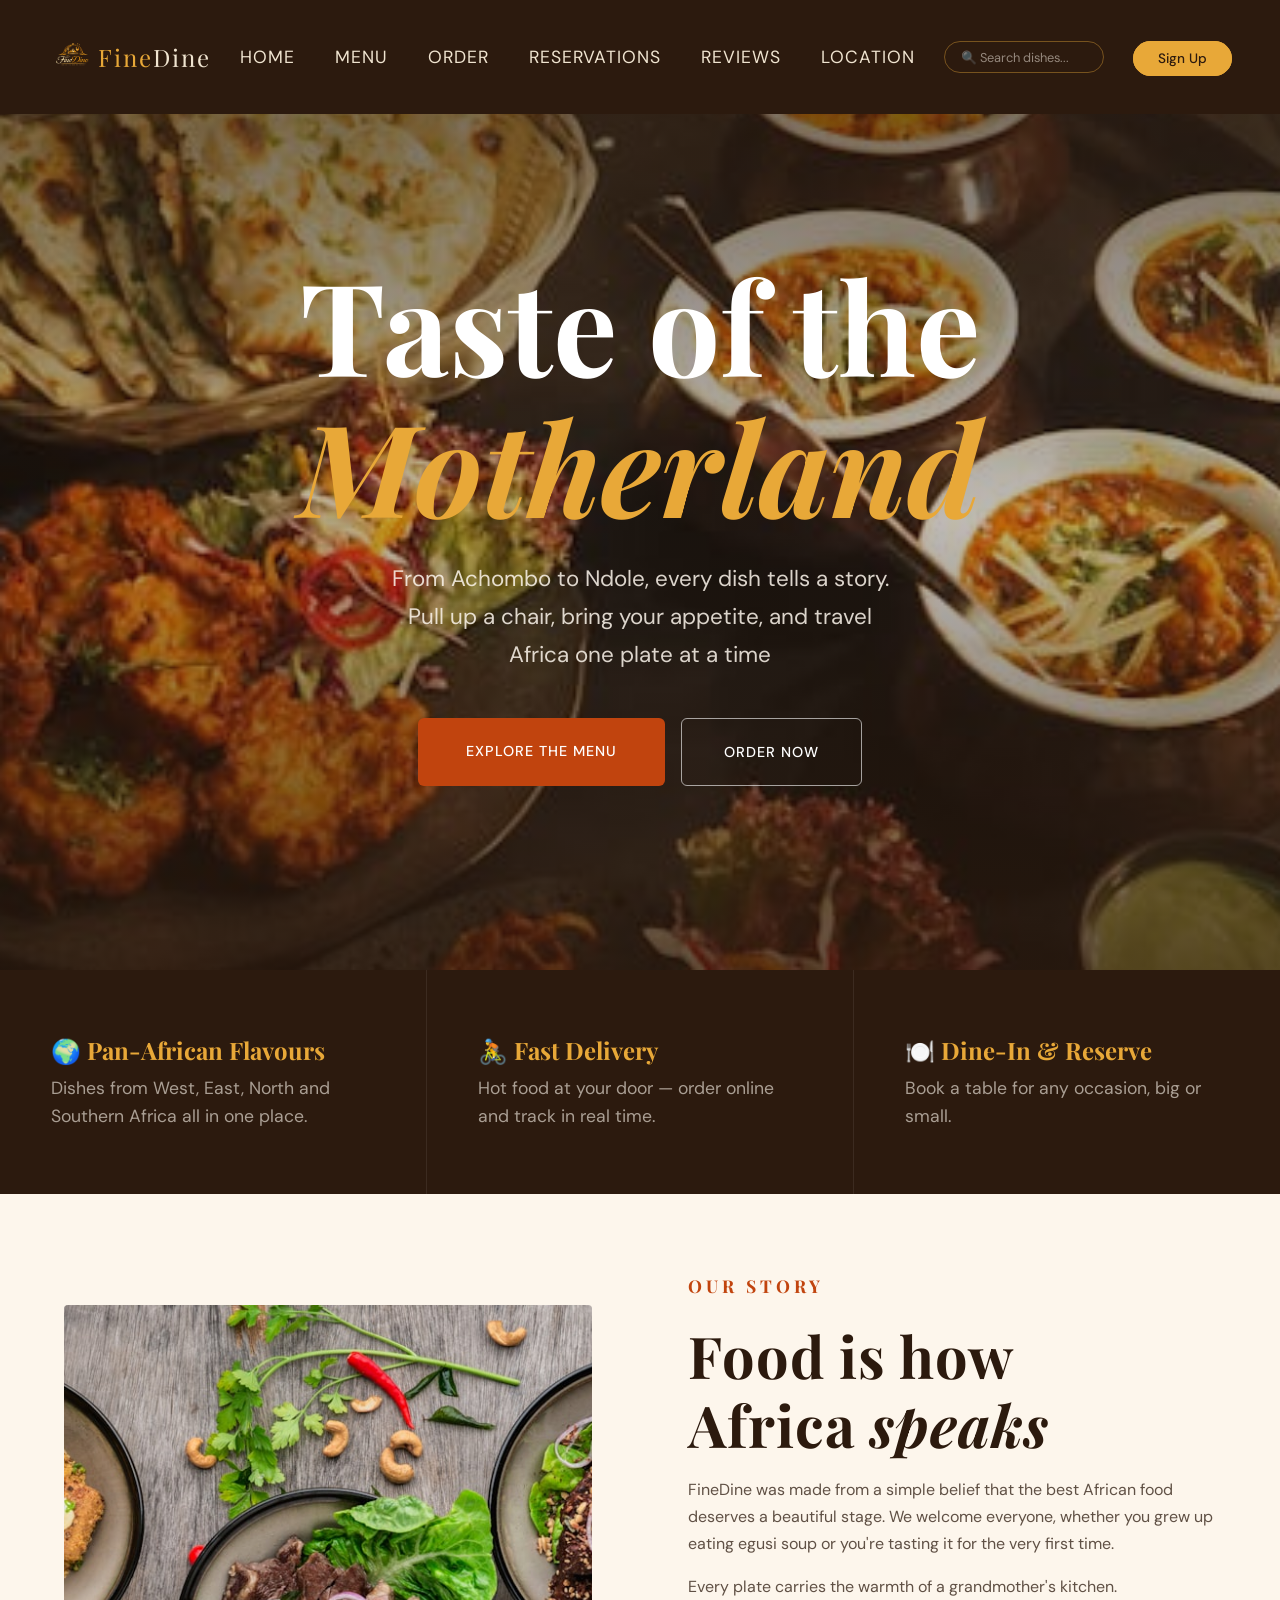
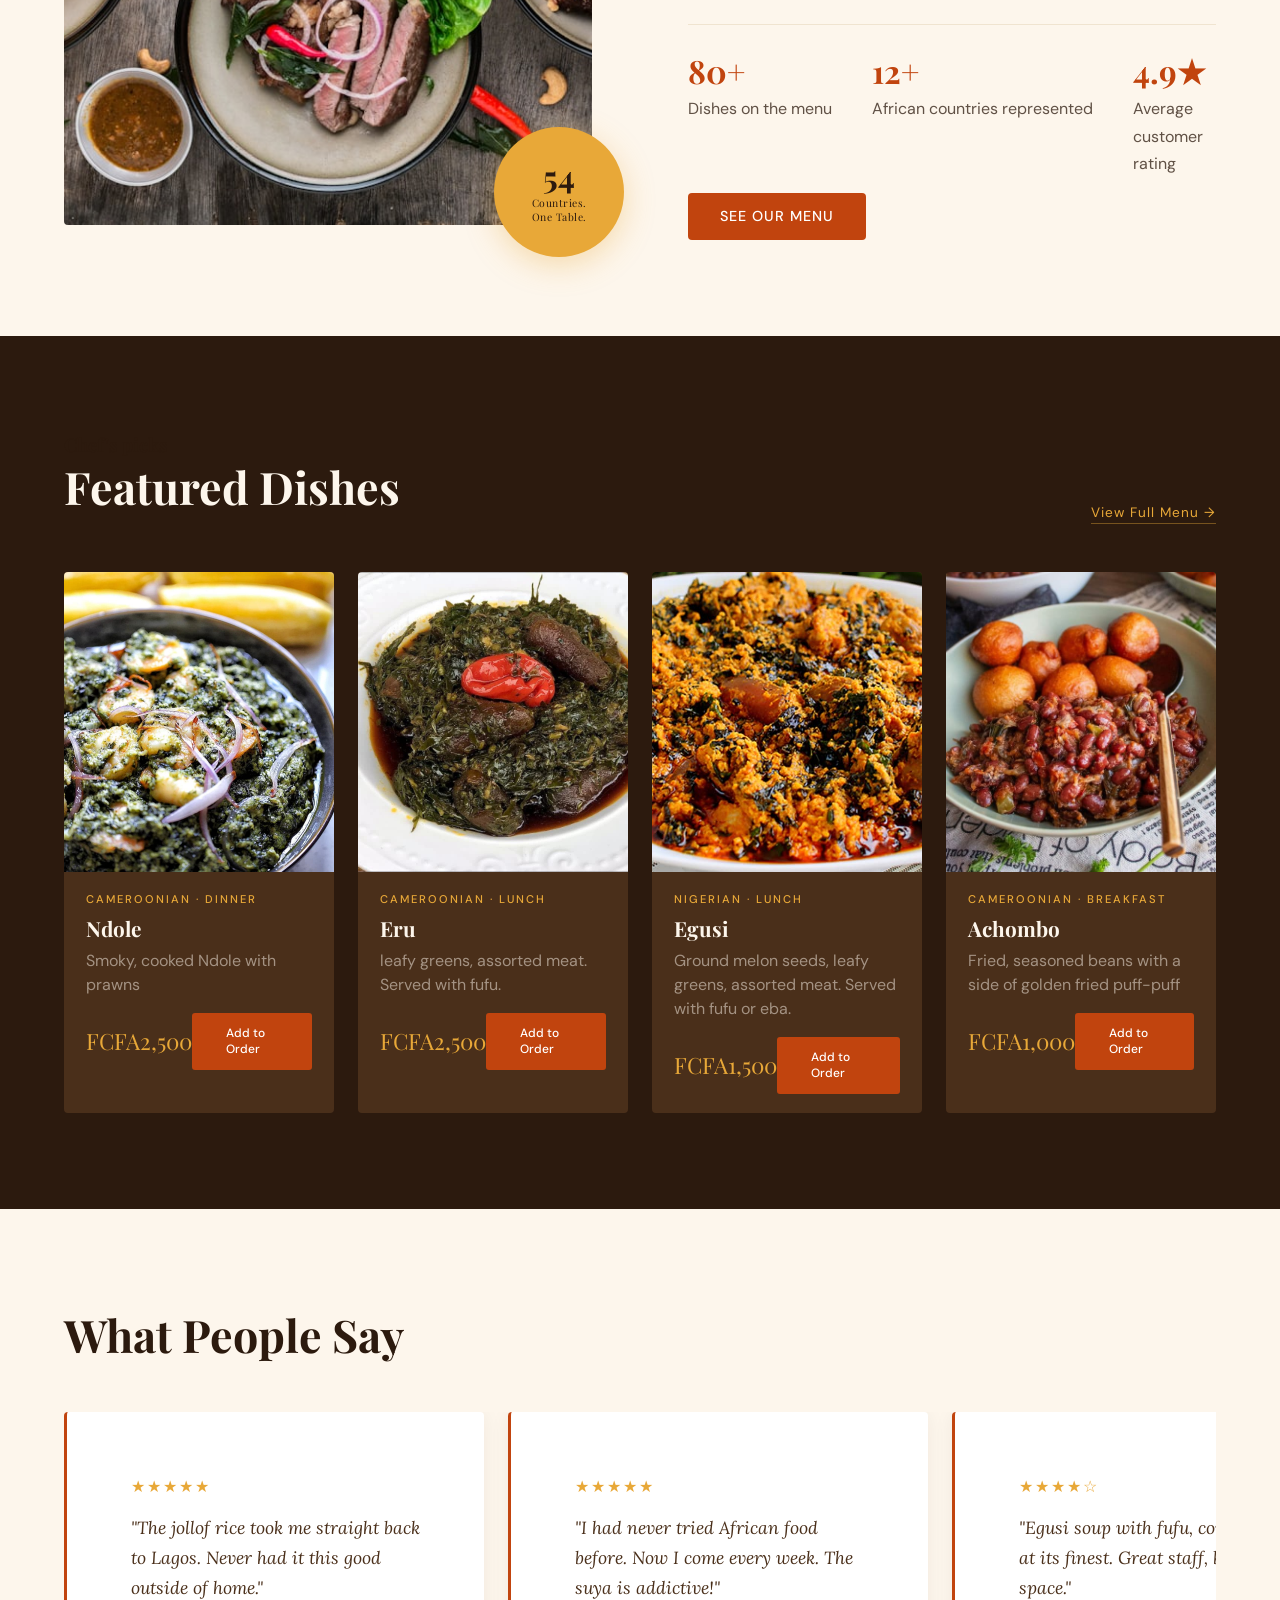
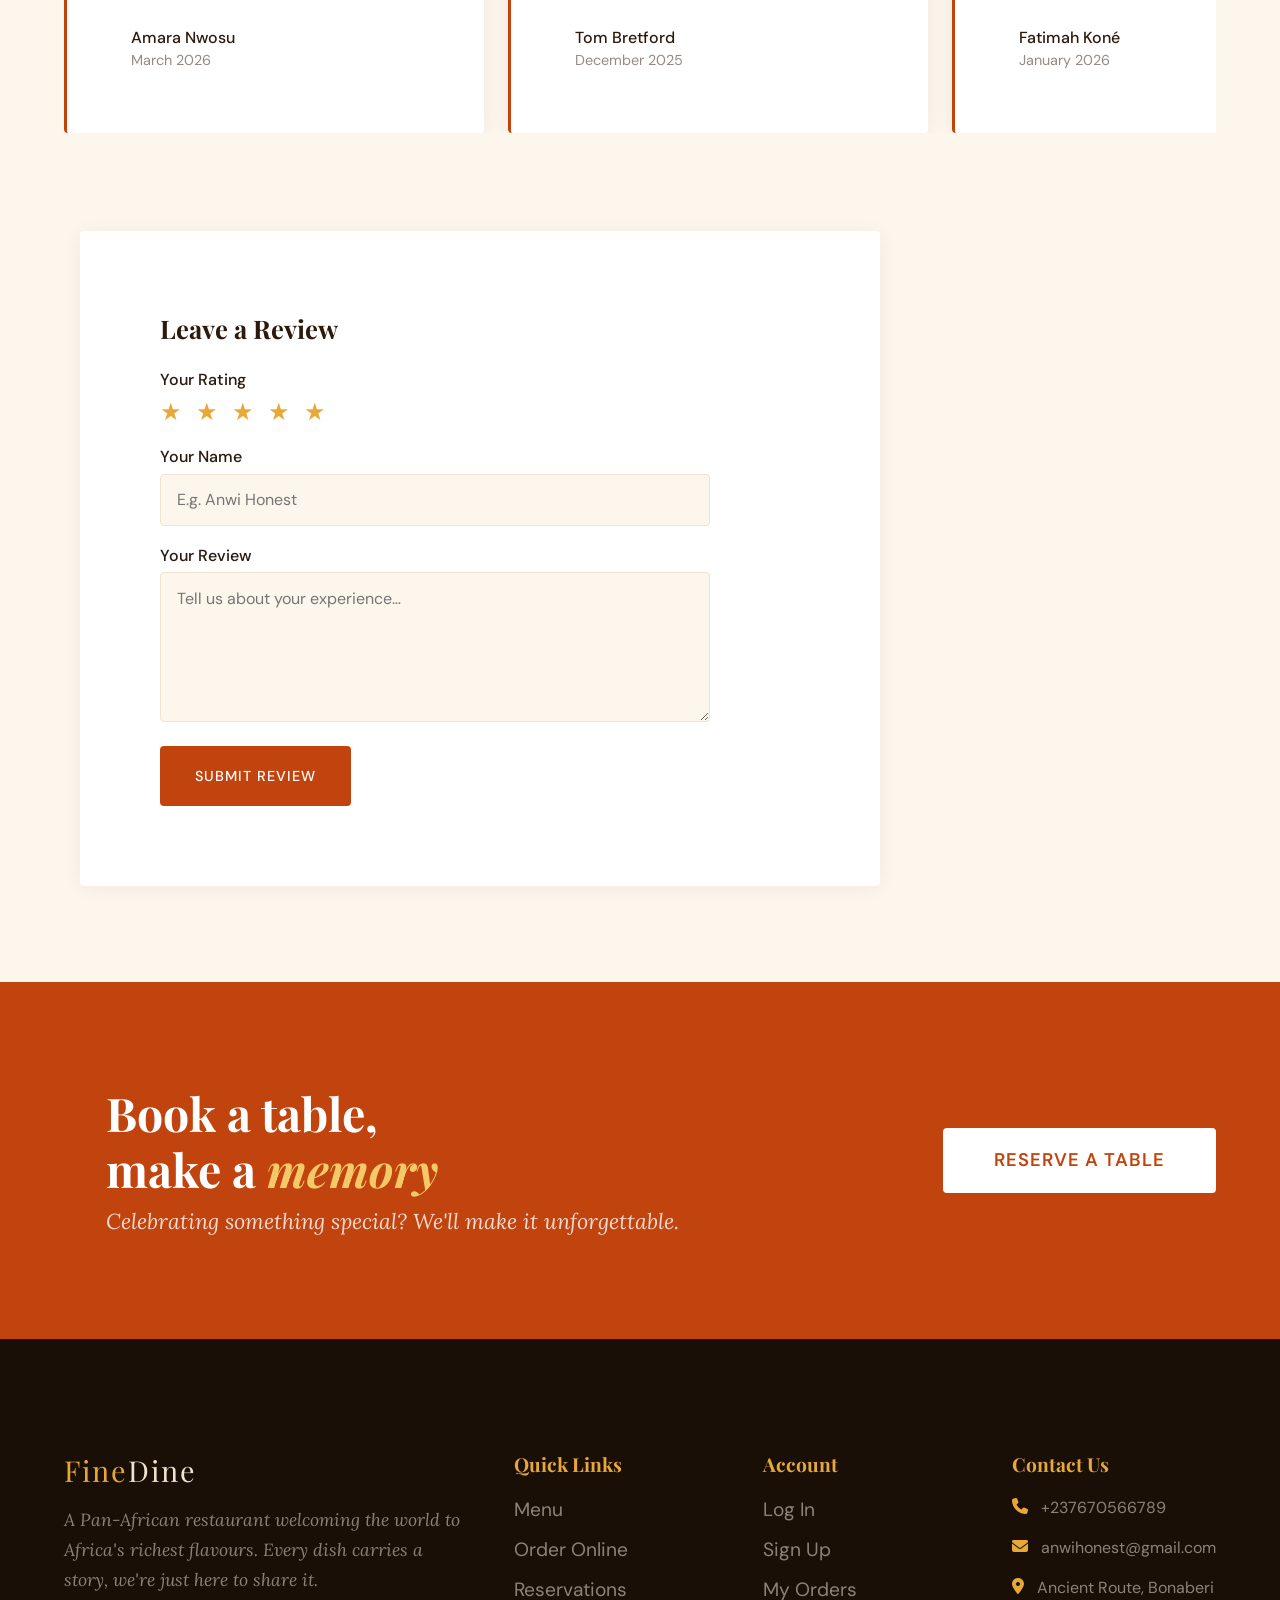
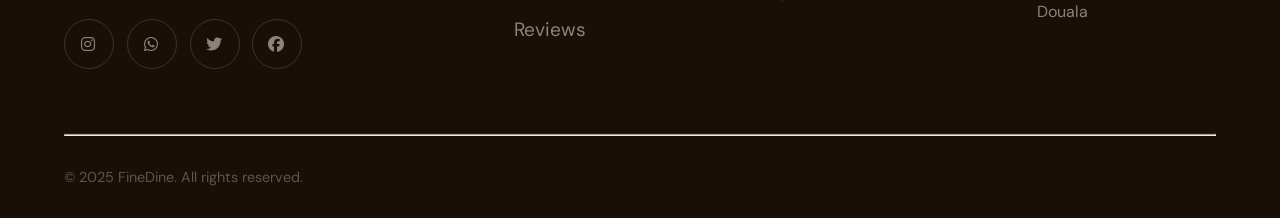
<file: index.html>
<!DOCTYPE html>
<html lang="en">
<head>
    <meta charset="UTF-8">
    <meta name="viewport" content="width=device-width, initial-scale=1.0">
    <link rel="shortcut icon" href="assets/images/index/favicon.ico" type="image/x-icon">
    <title>FineDine</title>
    <link href="https://fonts.googleapis.com/css2?family=Playfair+Display:ital,wght@0,400;0,700;1,400&family=Lora:wght@400;500&family=DM+Sans:wght@300;400;500&display=swap" rel="stylesheet"/>
    <link rel="stylesheet" href="assets/css/index.css">
    <link rel="stylesheet" href="assets/css/header-footer.css">
    <link rel="stylesheet" href="https://cdnjs.cloudflare.com/ajax/libs/font-awesome/6.5.0/css/all.min.css" />
    <link href="https://fonts.googleapis.com/css2?family=Playfair+Display:ital,wght@0,400;0,700;1,400&family=DM+Sans:wght@300;400;500&display=swap" rel="stylesheet"/>
</head>
<body>
    <nav>
        <a href="index.html" id="nav-logo"><img src="assets/images/index/logo.png" alt="FineDine logo" width="100" height="100">Fine<span>Dine</span></a>
        <ul>
            <li><a href="index.html">Home</a></li>
            <li><a href="pages/menu.html">Menu</a></li>
            <li><a href="pages/order.html">Order</a></li>
            <li><a href="pages/reservation.html">Reservations</a></li>
            <li><a href="index.html#reviews">Reviews</a></li>
            <li class="local"><a href="pages/location.html">Location</a></li>
        </ul>
        <input type="search" id="nav-search" placeholder="🔍 Search dishes..." />
        <div>
            <!-- <a href="pages/login.html">Log In</a> -->
            <a href="pages/signup.html">Sign Up</a>
        </div>
    </nav>
<section id="hero">
  <h1>Taste of the<br/><em>Motherland</em></h1>
  <p>From Achombo to Ndole, every dish tells a story. Pull up a chair, bring your appetite, and travel Africa one plate at a time</p>
 <div> <a href="pages/menu.html">Explore the Menu</a>
  <a href="pages/order.html">Order Now</a></div>
</section>

<div id="highlights">
  <div>
    <h3>🌍 Pan-African Flavours</h3>
    <p>Dishes from West, East, North and Southern Africa all in one place.</p>
  </div>

  <div>
    <h3>🚴 Fast Delivery</h3>
    <p>Hot food at your door — order online and track in real time.</p>
  </div>

  <div>
    <h3>🍽️ Dine-In & Reserve</h3>
    <p>Book a table for any occasion, big or small.</p>
  </div>
</div>

<section id="about">
    <div id="about-image-wrap">
  <img src="assets/images/index/Chef.png" alt="Chef preparing African dishes"/>
   <div id="about-badge">
    <span>54</span>
    <span>Countries.<br/>One Table.</span>
  </div>
</div>

<div>
    <h3 id="story">our story</h3>
    <h2>Food is how <span><br>Africa <em>speaks</em></span></h2>

    <p class="about-desc">
      FineDine was made from a simple belief that the best African food 
      deserves a beautiful stage. We welcome everyone, whether you grew 
      up eating egusi soup or you're tasting it for the very first time.
    </p>

    <p class="about-desc">
      Every plate carries the warmth of a grandmother's kitchen.
    </p>
    <hr />

<div id="about-stats">
  <div>
    <h4>80+</h4>
    <p>Dishes on the menu</p>
  </div>

  <div>
    <h4>12+</h4>
    <p>African countries represented</p>
  </div>

  <div>
    <h4>4.9★</h4>
    <p>Average customer rating</p>
  </div>
</div>

    <a href="pages/menu.html">See Our Menu</a>
  </div>
</section>

<section id="featured">
  <h3 id="picks">Chef's picks</h3>
  <div id="featured-head"><h2>Featured Dishes</h2>
  <a href="pages/menu.html">View Full Menu →</a></div>

  <div id="dishes-grid">

    <div class="dish-card">
       <img src="assets/images/index/ndole.png" alt="Ndole" loading="lazy">
    <div class="dish-info">
      <p class="dish-category">Cameroonian · Dinner</p>
      <h3>Ndole</h3>
      <p>Smoky, cooked Ndole with prawns</p>
      <div class="dish-footer">
      <span>FCFA2,500</span>
      <a href="order.html">Add to Order</a>
    </div></div>
</div>

    <div class="dish-card">
      <img src="assets/images/index/eru.png" alt="Eru Soup" loading="lazy"/>
      <div class="dish-info">
      <p class="dish-category">Cameroonian · Lunch</p>
      <h3>Eru</h3>
      <p>leafy greens, assorted meat. Served with fufu.</p>
      <div class="dish-footer">
      <span>FCFA2,500</span>
      <a href="order.html">Add to Order</a>
    </div></div>
    </div>

    <div class="dish-card">
      <img src="assets/images/index/egusi.png" alt="Egusi" loading="lazy"/>
      <div class="dish-info">
      <p class="dish-category">Nigerian · Lunch</p>
      <h3>Egusi</h3>
      <p>Ground melon seeds, leafy greens, assorted meat. Served with fufu or eba.</p>
      <div class="dish-footer">
      <span>FCFA1,500</span>
      <a href="order.html">Add to Order</a>
      </div></div>
    </div>

    <div class="dish-card">
      <img src="assets/images/index/achombo.png" alt="achombo" loading="lazy"/>
      <div class="dish-info">
      <p class="dish-category">Cameroonian · Breakfast</p>
      <h3>Achombo</h3>
      <p>Fried, seasoned beans with a side of golden fried puff-puff</p>
      <div class="dish-footer">
      <span>FCFA1,000</span>
      <a href="order.html">Add to Order</a>
      </div></div>
    </div>
   </div>
</section>

<section id="reviews">

  <h2>What People Say</h2>

  <div id="reviews-track-wrap">
    <div id="reviews-track">

      <div class="review-card">
        <p class="stars">★★★★★</p>
        <p class="review-text">"The jollof rice took me straight back to Lagos. Never had it this good outside of home."</p>
        <p class="reviewer-name">Amara Nwosu</p>
        <p class="reviewer-date">March 2026</p>
      </div>

      <div class="review-card">
        <p class="stars">★★★★★</p>
        <p class="review-text">"I had never tried African food before. Now I come every week. The suya is addictive!"</p>
        <p class="reviewer-name">Tom Bretford</p>
        <p class="reviewer-date">December 2025</p>
      </div>

      <div class="review-card">
        <p class="stars">★★★★☆</p>
        <p class="review-text">"Egusi soup with fufu, comfort food at its finest. Great staff, beautiful space."</p>
        <p class="reviewer-name">Fatimah Koné</p>
        <p class="reviewer-date">January 2026</p>
      </div>

      <div class="review-card">
        <p class="stars">★★★★★</p>
        <p class="review-text">"Brought my whole family here for a birthday. The food and the atmosphere were perfect."</p>
        <p class="reviewer-name">Nsom Delight</p>
        <p class="reviewer-date">December 2025</p>
      </div>
      <div class="review-card">
        <p class="stars">★★★★★</p>
        <p class="review-text">"The jollof rice took me straight back to Lagos. Never had it this good outside of home."</p>
        <p class="reviewer-name">Amara Nwosu</p>
        <p class="reviewer-date">March 2026</p>
      </div>

      <div class="review-card">
        <p class="stars">★★★★★</p>
        <p class="review-text">"I had never tried African food before. Now I come every week. The suya is addictive!"</p>
        <p class="reviewer-name">Tom Bretford</p>
        <p class="reviewer-date">December 2025</p>
      </div>

      <div class="review-card">
        <p class="stars">★★★★☆</p>
        <p class="review-text">"Egusi soup with fufu, comfort food at its finest. Great staff, beautiful space."</p>
        <p class="reviewer-name">Fatimah Koné</p>
        <p class="reviewer-date">January 2026</p>
      </div>

      <div class="review-card">
        <p class="stars">★★★★★</p>
        <p class="review-text">"Brought my whole family here for a birthday. The food and the atmosphere were perfect."</p>
        <p class="reviewer-name">Nsom Delight</p>
        <p class="reviewer-date">December 2025</p>
      </div>
    </div>
  </div>
</section>

<div id="review-form">

  <h3>Leave a Review</h3>

  <div>
    <label>Your Rating</label>
    <div id="stars-input">
      <span>★</span>
      <span>★</span>
      <span>★</span>
      <span>★</span>
      <span>★</span>
    </div>
  </div>

  <div>
    <label>Your Name</label>
    <input type="text" placeholder="E.g. Anwi Honest" />
  </div>

  <div>
    <label>Your Review</label>
    <textarea placeholder="Tell us about your experience…"></textarea>
  </div>

  <button>Submit Review</button>

</div>
<section id="reservation-callout">

  <div>
    <h2>Book a table, <br> make a <em>memory</em></h2>
    <p>Celebrating something special? We'll make it unforgettable.</p>
  </div>
  <a href="pages/reservation.html">Reserve a Table</a>
</section>
<footer>

  <div id="footer-grid">

    <div id="footer-brand">
      <a href="index.html">Fine<span>Dine</span></a>
      <p>A Pan-African restaurant welcoming the world to Africa's richest flavours. Every dish carries a story, we're just here to share it.</p>
      <div id="footer-social">
        <a href="#"><i class="fab fa-instagram"></i></a>
        <a href="https://wa.me/237670566789"><i class="fab fa-whatsapp"></i></a>
        <a href="#"><i class="fab fa-twitter"></i></a>
        <a href="#"><i class="fab fa-facebook"></i></a>
      </div>
    </div>

    <div class="footer-col">
      <h4>Quick Links</h4>
      <ul>
        <li><a href="pages/menu.html">Menu</a></li>
        <li><a href="pages/order.html">Order Online</a></li>
        <li><a href="pages/reservation.html">Reservations</a></li>
        <li><a href="index.html#reviews">Reviews</a></li>
      </ul>
    </div>

    <div class="footer-col">
      <h4>Account</h4>
      <ul>
        <li><a href="pages/login.html">Log In</a></li>
        <li><a href="pages/signup.html">Sign Up</a></li>
        <li><a href="pages/order.html">My Orders</a></li>
      </ul>
    </div>

    <div class="footer-col" id="footer-contact">
      <h4>Contact Us</h4>
      <p><i class="fas fa-phone"></i> +237670566789</p>
<p><i class="fas fa-envelope"></i> anwihonest@gmail.com</p>
<p><i class="fas fa-location-dot"></i> Ancient Route, Bonaberi Douala</p>
    </div>

  </div>

  <hr />

  <div id="footer-bottom">
    <p>© 2025 FineDine. All rights reserved.</p>
  </div>

</footer>
</body>
</html>
</file>
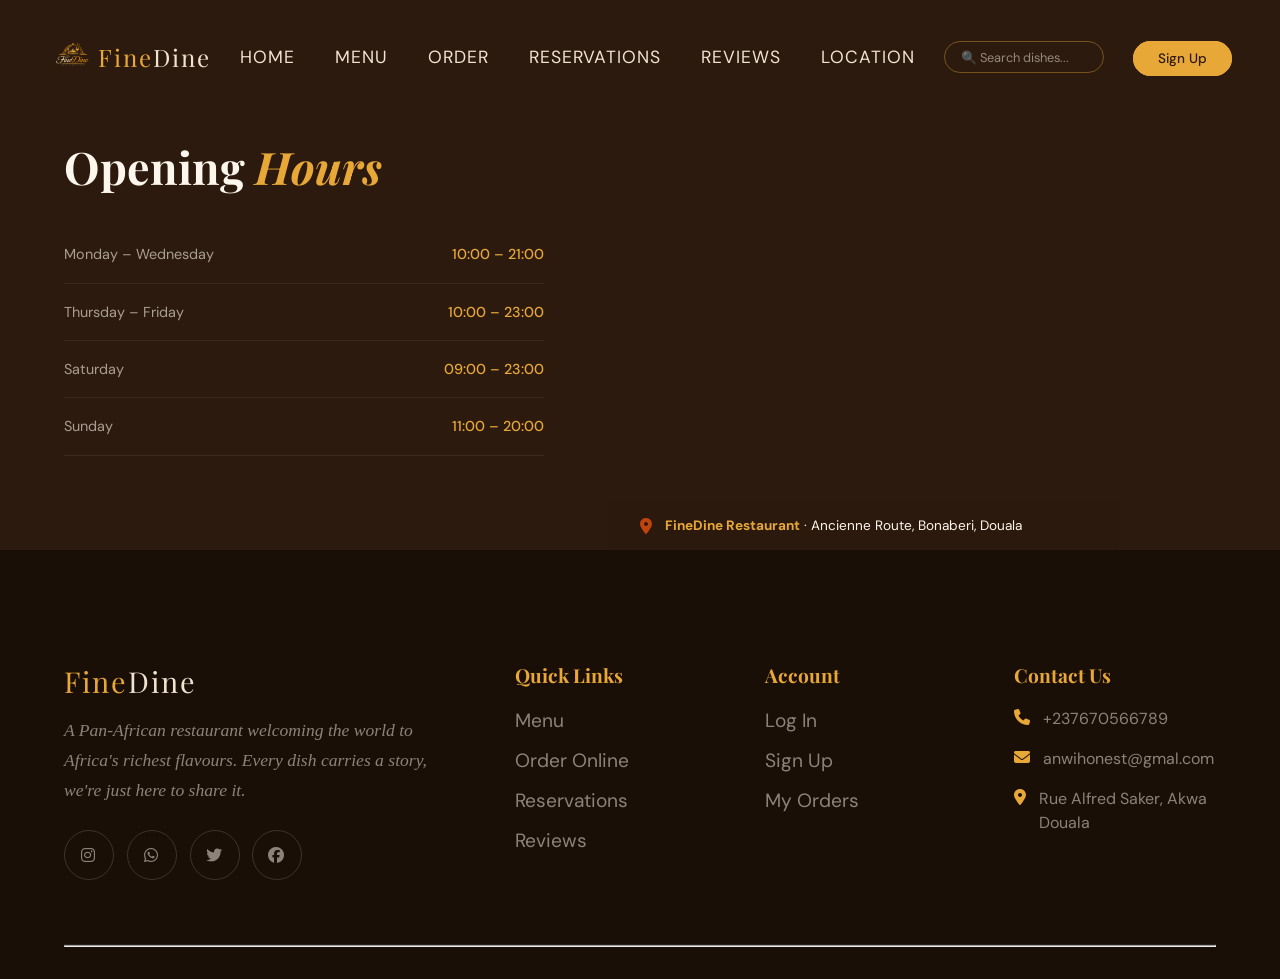
<file: pages/location.html>
<!DOCTYPE html>
<html lang="en">
<head>
    <meta charset="UTF-8">
    <meta name="viewport" content="width=device-width, initial-scale=1.0">
    <link rel="shortcut icon" href="../assets/images/index/favicon.ico" type="image/x-icon">
    <title>FineDine | Location</title>
    <link rel="stylesheet" href="../assets/css/location.css">
     <link href="https://fonts.googleapis.com/css2?family=Playfair+Display:ital,wght@0,400;0,700;1,400&family=DM+Sans:wght@300;400;500&display=swap" rel="stylesheet"/>
     <link rel="stylesheet" href="../assets/css/header-footer.css">
     <link rel="stylesheet" href="https://cdnjs.cloudflare.com/ajax/libs/font-awesome/6.5.0/css/all.min.css" />
    </head>


<body> 
    <nav>
        <a href="../index.html" id="nav-logo"><img src="../assets/images/index/logo.png" alt="FineDine logo" width="50" height="50">Fine<span>Dine</span></a>
        <ul>
            <li><a href="../index.html">Home</a></li>
            <li><a href="menu.html">Menu</a></li>
            <li><a href="order.html">Order</a></li>
            <li><a href="reservation.html">Reservations</a></li>
            <li><a href="../index.html#reviews">Reviews</a></li>
            <li class="local"><a href="location.html">Location</a></li>
        </ul>
        <input type="search" id="nav-search" placeholder="🔍 Search dishes..." />
        <div>
            <!-- <a href="login.html">Log In</a> -->
            <a href="signup.html">Sign Up</a>
        </div>
    </nav>

<div id="location-wrap">

  <div id="hours">

    <p id="hours-label">WE'RE OPEN</p>

    <h2>Opening <em>Hours</em></h2>

    <div class="hours-list">

      <div class="hours-row">
        <span class="day">Monday – Wednesday</span>
        <span class="time">10:00 – 21:00</span>
      </div>

      <div class="hours-row">
        <span class="day">Thursday – Friday</span>
        <span class="time">10:00 – 23:00</span>
      </div>

      <div class="hours-row">
        <span class="day">Saturday</span>
        <span class="time">09:00 – 23:00</span>
      </div>

      <div class="hours-row">
        <span class="day">Sunday</span>
        <span class="time">11:00 – 20:00</span>
      </div>

    </div>

  </div>

  <div id="map-wrap">
    <iframe
      src="https://maps.google.com/maps?q=Ancienne%20Route%20Bonaberi%20Douala&t=&z=15&ie=UTF8&iwloc=&output=embed"
      width="100%"
      height="100%"
      style="border:0;"
      allowfullscreen=""
      loading="lazy">
    </iframe>

    <div id="map-address">
      <i class="fas fa-location-dot"></i>
      <span><strong>FineDine Restaurant</strong> · Ancienne Route, Bonaberi, Douala</span>
    </div>

  </div>

</div>
     <footer>

  <div id="footer-grid">

    <div id="footer-brand">
      <a href="./index.html">Fine<span>Dine</span></a>
      <p>A Pan-African restaurant welcoming the world to Africa's richest flavours. Every dish carries a story, we're just here to share it.</p>
      <div id="footer-social">
        <a href="#"><i class="fab fa-instagram"></i></a>
        <a href="https://wa.me/237670566789"><i class="fab fa-whatsapp"></i></a>
        <a href="#"><i class="fab fa-twitter"></i></a>
        <a href="#"><i class="fab fa-facebook"></i></a>
      </div>
    </div>

    <div class="footer-col">
      <h4>Quick Links</h4>
      <ul>
        <li><a href="menu.html">Menu</a></li>
        <li><a href="order.html">Order Online</a></li>
        <li><a href="reservation.html">Reservations</a></li>
        <li><a href="#reviews">Reviews</a></li>
      </ul>
    </div>

    <div class="footer-col">
      <h4>Account</h4>
      <ul>
        <li><a href="login.html">Log In</a></li>
        <li><a href="signup.html">Sign Up</a></li>
        <li><a href="order.html">My Orders</a></li>
      </ul>
    </div>

    <div class="footer-col" id="footer-contact">
      <h4>Contact Us</h4>
      <p><i class="fas fa-phone"></i> +237670566789</p>
<p><i class="fas fa-envelope"></i> anwihonest@gmal.com</p>
<p><i class="fas fa-location-dot"></i> Rue Alfred Saker, Akwa Douala</p>
    </div>

  </div>

  <hr />


</footer>
</body>
</html>
</file>
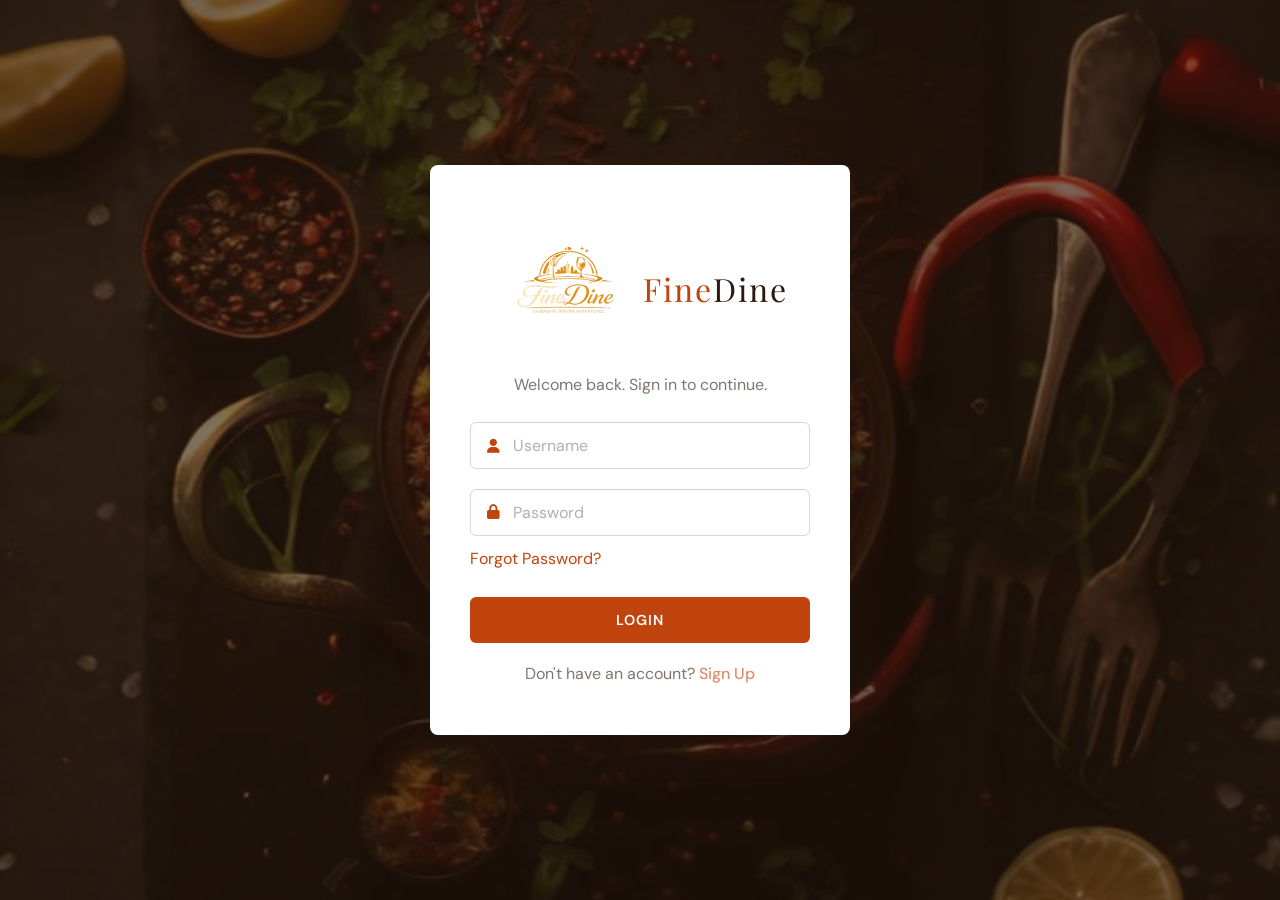
<file: pages/login.html>
<!DOCTYPE html>
<html lang="en">
<head>
  <meta charset="UTF-8"/>
  <meta name="viewport" content="width=device-width, initial-scale=1.0"/>
  <link rel="shortcut icon" href="../assets/images/index/favicon.ico" type="image/x-icon">
  <title>FineDine | Login</title>
  <link href="https://fonts.googleapis.com/css2?family=Playfair+Display:ital,wght@0,400;0,700;1,400&family=DM+Sans:wght@300;400;500&display=swap" rel="stylesheet"/>
  <link rel="stylesheet" href="https://cdnjs.cloudflare.com/ajax/libs/font-awesome/6.5.0/css/all.min.css"/>
  <link rel="stylesheet" href="../assets/css/login.css"/>
</head>
<body>

  <div id="login-card">
    <a href="../index.html" id="login-logo">
        <img src="../assets/images/index/logo.png" alt="FineDine logo" /> Fine<span>Dine</span> </a>
    <p id="login-tagline">Welcome back. Sign in to continue.</p>

    <div class="input-wrap">
      <i class="fas fa-user"></i>
      <input type="text" placeholder="Username" />
    </div>

    <div class="input-wrap">
      <i class="fas fa-lock"></i>
      <input type="password" placeholder="Password" />
    </div>

    <a href="../index.html" id="forgot">Forgot Password?</a>

    <a href="../index.html" id="login-btn">Login</a>

    <p id="signup-link">Don't have an account? <a href="signup.html">Sign Up</a></p>

  </div>

</body>
</html>
</file>
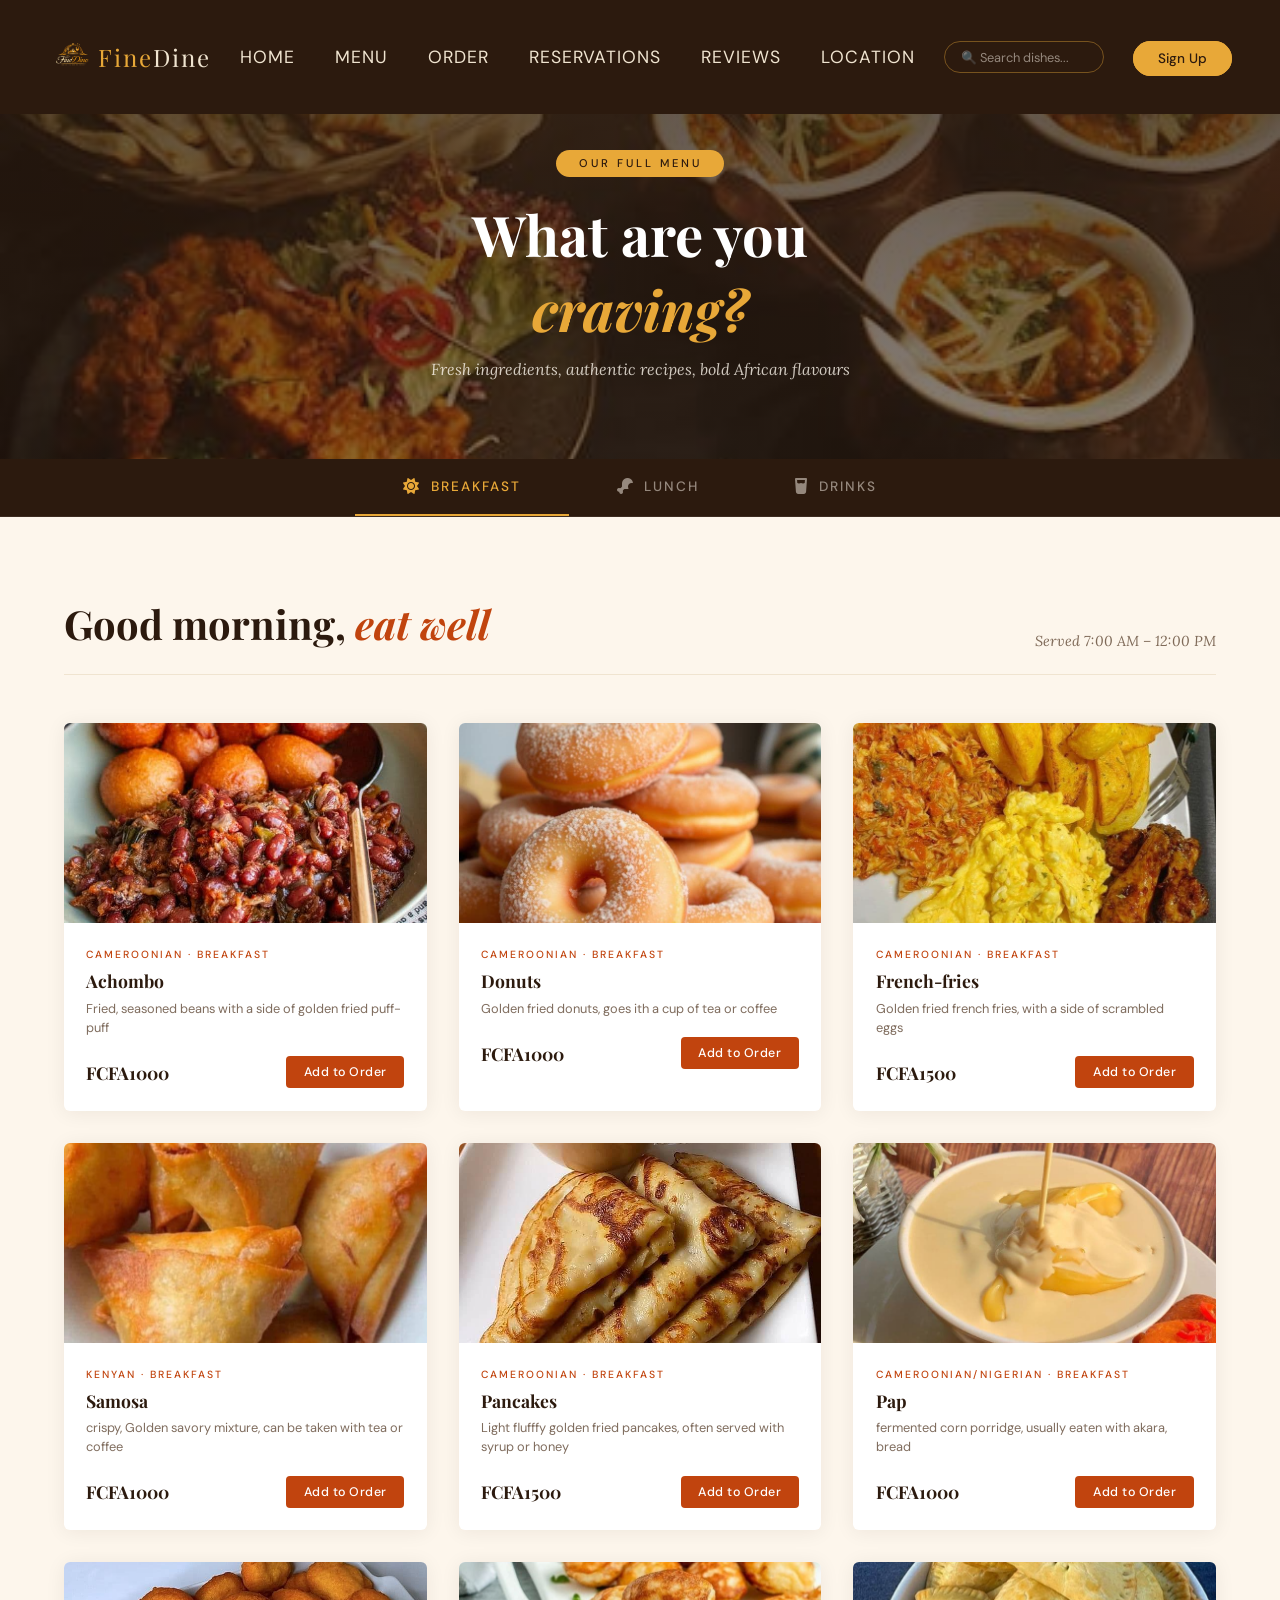
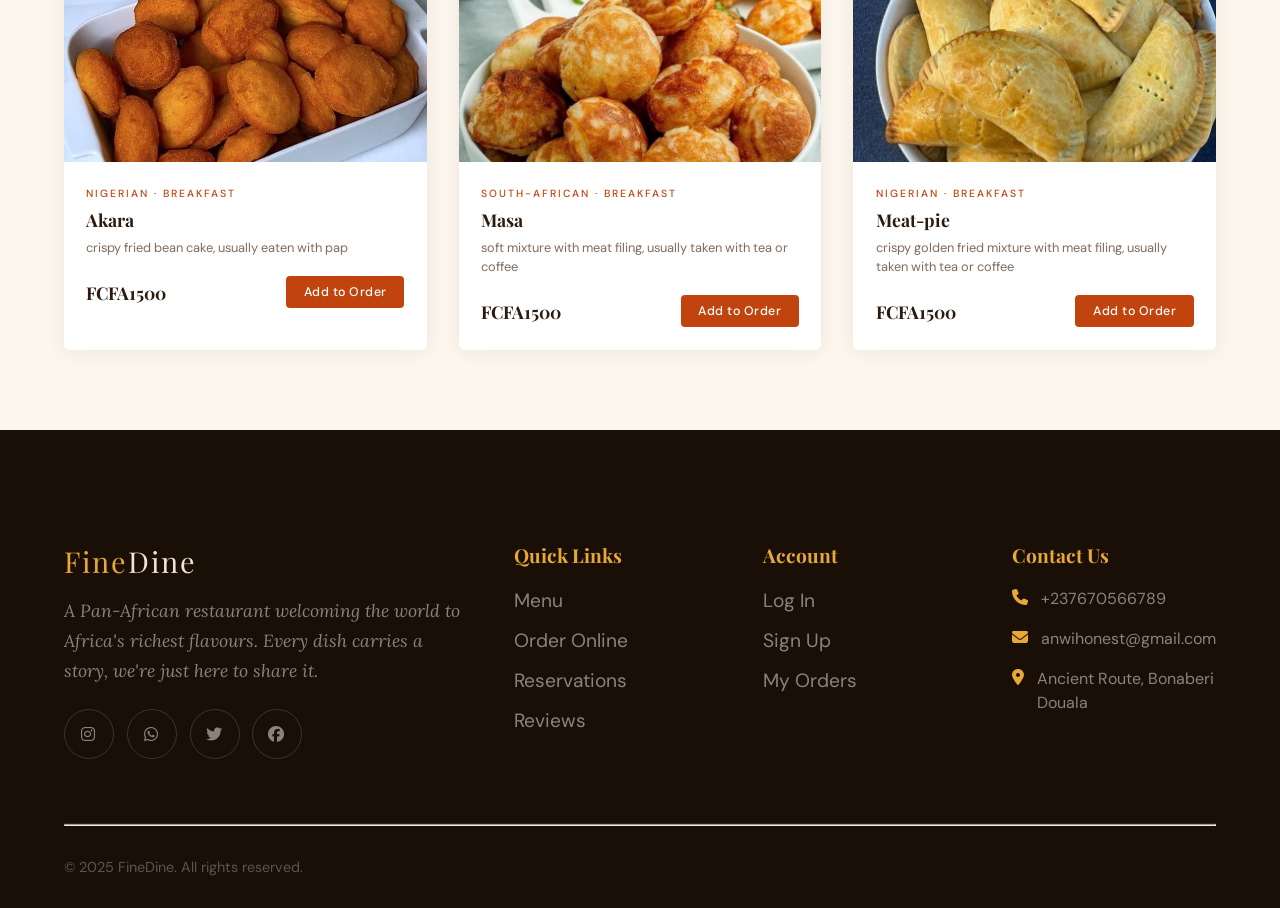
<file: pages/menu.html>
<!DOCTYPE html>
<html lang="en">
<head>
    <meta charset="UTF-8">
    <meta name="viewport" content="width=device-width, initial-scale=1.0">
    <link rel="shortcut icon" href="../assets/images/index/favicon.ico" type="image/x-icon">
    <title>FineDine | Menu</title>
    <link href="https://fonts.googleapis.com/css2?family=Playfair+Display:ital,wght@0,400;0,700;1,400&family=Lora:wght@400;500&family=DM+Sans:wght@300;400;500&display=swap" rel="stylesheet"/>
    <link rel="stylesheet" href="../assets/css/menu.css">
    <link rel="stylesheet" href="../assets/css/header-footer.css">
    <link rel="stylesheet" href="https://cdnjs.cloudflare.com/ajax/libs/font-awesome/6.5.0/css/all.min.css" />
    <link href="https://fonts.googleapis.com/css2?family=Playfair+Display:ital,wght@0,400;0,700;1,400&family=DM+Sans:wght@300;400;500&display=swap" rel="stylesheet"/>
</head>
<body>
    <nav>
        <a href="../index.html" id="nav-logo"><img src="../assets/images/index/logo.png" alt="FineDine logo" width="100" height="100">Fine<span>Dine</span></a>
        <ul>
            <li><a href="../index.html">Home</a></li>
            <li><a href="menu.html">Menu</a></li>
            <li><a href="order.html">Order</a></li>
            <li><a href="reservation.html">Reservations</a></li>
            <li><a href="../index.html#reviews">Reviews</a></li>
            <li class="local"><a href="location.html">Location</a></li>
        </ul>
        <input type="search" id="nav-search" placeholder="🔍 Search dishes..." />
        <div>
            <!-- <a href="login.html">Log In</a> -->
            <a href="signup.html">Sign Up</a>
        </div>
    </nav>
<div id="menu-hero">
<span id="menu-tag">Our Full Menu</span>
  <h1>What are you<br/><em>craving?</em></h1>
  <p>Fresh ingredients, authentic recipes, bold African flavours</p>
</div>
<div id="menu-tabs">
    <button class="tab-btn active" onclick="showTab('breakfast', this)">
      <i class="fas fa-sun"></i> Breakfast
    </button>
    <button class="tab-btn" onclick="showTab('lunch', this)">
      <i class="fas fa-drumstick-bite"></i> Lunch
    </button>
    <button class="tab-btn" onclick="showTab('drinks', this)">
      <i class="fas fa-glass-water"></i> Drinks
    </button>
  </div>

<div id="menu-content">
  <!-- BREAKFAST SECTION -->
  <div id="breakfast" class="menu-section active">
    <div class="menu-section-header">
      <h2>Good morning, <em>eat well</em></h2>
      <p>Served 7:00 AM – 12:00 PM</p>
    </div>
    <div class="dish-grid">
      <!-- dish cards go here -->
       <div class="dish-card">
       <img src="../assets/images/menu/achombo.png" alt="Achombo" loading="lazy">
    <div class="dish-card-body">
      <span class="dish-tag"> Cameroonian · breakfast</span>
      <h3>Achombo</h3>
      <p>Fried, seasoned beans with a side of golden fried puff-puff</p>
      <div class="dish-card-footer">
      <span class="dish-price">FCFA1000</span>
      <a href="order.html" class="btn-add">Add to Order</a>
    </div></div>
   </div>
       <div class="dish-card">
       <img src="../assets/images/menu/donuts.png" alt="Donuts" loading="lazy">
    <div class="dish-card-body">
      <span class="dish-tag">Cameroonian · breakfast</span>
      <h3>Donuts</h3>
      <p>Golden fried donuts, goes ith a cup of tea or coffee</p>
      <div class="dish-card-footer">
      <span class="dish-price">FCFA1000</span>
      <a href="order.html" class="btn-add">Add to Order</a>
    </div></div>
</div>

       <div class="dish-card">
       <img src="../assets/images/menu/fries and eggs.png" alt="French fries" loading="lazy">
    <div class="dish-card-body">
      <span class="dish-tag">Cameroonian · breakfast</span>
      <h3>French-fries</h3>
      <p>Golden fried french fries, with a side of scrambled eggs</p>
      <div class="dish-card-footer">
      <span class="dish-price">FCFA1500</span>
      <a href="order.html" class="btn-add">Add to Order</a>
    </div></div>
    </div>

       <div class="dish-card">
       <img src="../assets/images/menu/samosa.png" alt="samosa" loading="lazy">
    <div class="dish-card-body">
      <span class="dish-tag">Kenyan · breakfast</span>
      <h3>Samosa</h3>
      <p>crispy, Golden savory mixture, can be taken with tea or coffee</p>
      <div class="dish-card-footer">
      <span class="dish-price">FCFA1000</span>
      <a href="order.html" class="btn-add">Add to Order</a>
    </div></div>
    </div>

       <div class="dish-card">
       <img src="../assets/images/menu/pancakes.png" alt="Pancakes" loading="lazy">
    <div class="dish-card-body">
      <span class="dish-tag">Cameroonian · breakfast</span>
      <h3>Pancakes</h3>
      <p>Light flufffy golden fried pancakes, often served with syrup or honey</p>
      <div class="dish-card-footer">
      <span class="dish-price">FCFA1500</span>
      <a href="order.html" class="btn-add">Add to Order</a>
    </div></div>
    </div>

       <div class="dish-card">
       <img src="../assets/images/menu/pap.png" alt="pap" loading="lazy">
    <div class="dish-card-body">
      <span class="dish-tag">Cameroonian/Nigerian · breakfast</span>
      <h3>Pap</h3>
      <p>fermented corn porridge, usually eaten with akara, bread</p>
      <div class="dish-card-footer">
      <span class="dish-price">FCFA1000</span>
      <a href="order.html" class="btn-add">Add to Order</a>
    </div></div>
</div>

       <div class="dish-card">
       <img src="../assets/images/menu/akara.png" alt="Akara" loading="lazy">
    <div class="dish-card-body">
      <span class="dish-tag">Nigerian · breakfast</span>
      <h3>Akara</h3>
      <p>crispy fried bean cake, usually eaten with pap</p>
      <div class="dish-card-footer">
      <span class="dish-price">FCFA1500</span>
      <a href="order.html" class="btn-add">Add to Order</a>
    </div></div>
</div>

       <div class="dish-card">
       <img src="../assets/images/menu/masa.png" alt="masa" loading="lazy">
    <div class="dish-card-body">
      <span class="dish-tag">South-African · breakfast</span>
      <h3>Masa</h3>
      <p>soft mixture with meat filing, usually taken with tea or coffee</p>
      <div class="dish-card-footer">
      <span class="dish-price">FCFA1500</span>
      <a href="order.html" class="btn-add">Add to Order</a>
    </div></div>
    </div>

       <div class="dish-card">
       <img src="../assets/images/menu/meat-pie.png" alt="meat-pie" loading="lazy">
    <div class="dish-card-body">
      <span class="dish-tag">Nigerian · breakfast</span>
      <h3>Meat-pie</h3>
      <p>crispy golden fried mixture with meat filing, usually taken with tea or coffee</p>
      <div class="dish-card-footer">
      <span class="dish-price">FCFA1500</span>
      <a href="order.html" class="btn-add">Add to Order</a>
    </div></div>
  </div>
</div>
</div>

<div id="lunch" class="menu-section">
        <!-- LUNCH SECTION -->
    <div class="menu-section-header">
      <h2>Lunch, done <em>right</em></h2>
      <p>Served 12:00 PM – 5:00 PM</p>
    </div>

    <div class="dish-grid">
      <!-- dish cards go here -->
 <div class="dish-card">
  <img src="../assets/images/menu/jollof-rice.png" alt="Jollof Rice" loading="lazy" />
  <div class="dish-card-body">
    <span class="dish-tag">Nigerian · West African</span>
    <h3>Party Jollof Rice</h3>
    <p>Smoky, slow-cooked Nigerian jollof with fried plantain and grilled chicken.</p>
    <div class="dish-card-footer">
      <span class="dish-price">FCFA3,500</span>
      <a href="order.html" class="btn-add">Add to Order</a>
    </div>
  </div>
</div>

<div class="dish-card">
  <img src="../assets/images/menu/egusi.png" alt="Egusi Soup" loading="lazy"/>
  <div class="dish-card-body">
    <span class="dish-tag">Nigerian · Lunch</span>
    <h3>Egusi Soup</h3>
    <p>Ground melon seeds, leafy greens and assorted meat. Served with fufu or eba.</p>
    <div class="dish-card-footer">
      <span class="dish-price">FCFA2,500</span>
      <a href="order.html" class="btn-add">Add to Order</a>
    </div>
  </div>
</div>

<div class="dish-card">
  <img src="../assets/images/menu/suya.png" alt="Suya" loading="lazy" />
  <div class="dish-card-body">
    <span class="dish-tag">Street Food</span>
    <h3>Suya</h3>
    <p>Grilled spiced beef skewers with raw onion, tomato and yaji spice blend.</p>
    <div class="dish-card-footer">
      <span class="dish-price">FCFA1,500</span>
      <a href="order.html" class="btn-add">Add to Order</a>
    </div>
  </div>
</div>

<div class="dish-card">
  <img src="../assets/images/menu/ndole.png" alt="Ndole" loading="lazy" />
  <div class="dish-card-body">
    <span class="dish-tag">Cameroonian · Lunch </span>
    <h3>Ndolé</h3>
    <p>Bitterleaf stew with groundnuts, shrimp and beef. Cameroon's national dish.</p>
    <div class="dish-card-footer">
      <span class="dish-price">FCFA2,500</span>
      <a href="order.html" class="btn-add">Add to Order</a>
    </div>
  </div>
</div>

<div class="dish-card">
  <img src="../assets/images/menu/eru.png" alt="eru" loading="lazy"/>
  <div class="dish-card-body">
    <span class="dish-tag">Cameroonian · Lunch</span>
    <h3>Eru</h3>
    <p>Senegal's beloved rice and fish dish cooked in rich tomato sauce with vegetables.</p>
    <div class="dish-card-footer">
      <span class="dish-price">FCFA2,500</span>
      <a href="order.html" class="btn-add">Add to Order</a>
    </div>
  </div>
</div>

<div class="dish-card">
  <img src="../assets/images/menu/injera.png" alt="Injera Platter" loading="lazy"/>
  <div class="dish-card-body">
    <span class="dish-tag">Cameroonian · Lunch </span>
    <h3>Injera Platter</h3>
    <p>Sourdough flatbread served with a spread of wats — lentil, chickpea and lamb stews.</p>
    <div class="dish-card-footer">
      <span class="dish-price">FCFA3,000</span>
      <a href="order.html" class="btn-add">Add to Order</a>
    </div>
  </div>
</div> 

<div class="dish-card">
  <img src="../assets/images/menu/koki.png" alt="Koki" loading="lazy"/>
  <div class="dish-card-body">
    <span class="dish-tag">Cameroonian · Lunch </span>
    <h3>Koki</h3>
    <p>Grounded beans in plantain leaves</p>
    <div class="dish-card-footer">
      <span class="dish-price">FCFA2,000</span>
      <a href="order.html" class="btn-add">Add to Order</a>
    </div>
  </div>
</div> 

<div class="dish-card">
  <img src="../assets/images/menu/achu.png" alt="Achu" loading="lazy"/>
  <div class="dish-card-body">
    <span class="dish-tag">Cameroonian · Lunch </span>
    <h3>Achu</h3>
    <p>Yellow soup with pounded fufu</p>
    <div class="dish-card-footer">
      <span class="dish-price">FCFA3,000</span>
      <a href="order.html" class="btn-add">Add to Order</a>
    </div>
  </div>
</div> 

<div class="dish-card">
  <img src="../assets/images/menu/beef-sauce.png" alt="beef-sauce" loading="lazy"/>
  <div class="dish-card-body">
    <span class="dish-tag">Cameroonian · Lunch </span>
    <h3>Beef-Sauce</h3>
    <p>Tomato stew with beef toppings</p>
    <div class="dish-card-footer">
      <span class="dish-price">FCFA2,500</span>
      <a href="order.html" class="btn-add">Add to Order</a>
    </div>
  </div>
</div>
 
<div class="dish-card">
  <img src="../assets/images/menu/shawarma.png" alt="Shawarma" loading="lazy"/>
  <div class="dish-card-body">
    <span class="dish-tag">Cameroonian · Lunch </span>
    <h3>Shawarma</h3>
    <p>Meat wrap</p>
    <div class="dish-card-footer">
      <span class="dish-price">FCFA2,000</span>
      <a href="order.html" class="btn-add">Add to Order</a>
    </div>
  </div>
</div> 

<div class="dish-card">
  <img src="../assets/images/menu/cornchaff.png" alt="Cornchaff" loading="lazy"/>
  <div class="dish-card-body">
    <span class="dish-tag">Cameroonian · Lunch </span>
    <h3>Cornchaff</h3>
    <p>A mix of corn and beans with tasty flavours</p>
    <div class="dish-card-footer">
      <span class="dish-price">FCFA1,500</span>
      <a href="order.html" class="btn-add">Add to Order</a>
    </div>
  </div>
</div> 

<div class="dish-card">
  <img src="../assets/images/menu/DG.png" alt="DG" loading="lazy"/>
  <div class="dish-card-body">
    <span class="dish-tag">Cameroonian · Lunch </span>
    <h3>Pantain DG</h3>
    <p>Fried plantains and fired chicken mix</p>
    <div class="dish-card-footer">
      <span class="dish-price">FCFA3,000</span>
      <a href="order.html" class="btn-add">Add to Order</a>
    </div>
  </div>
</div> 

<div class="dish-card">
  <img src="../assets/images/menu/Tagine.png" alt="Tagine" loading="lazy"/>
  <div class="dish-card-body">
    <span class="dish-tag">Morrocan · Lunch </span>
    <h3>Tagine</h3>
    <p>Mixture of beef, vegetables and fried potatoes steamed together</p>
    <div class="dish-card-footer">
      <span class="dish-price">FCFA3,000</span>
      <a href="order.html" class="btn-add">Add to Order</a>
    </div>
  </div>
</div> 

<div class="dish-card">
  <img src="../assets/images/menu/okok.png" alt="Okok" loading="lazy"/>
  <div class="dish-card-body">
    <span class="dish-tag">Cameroonian · Lunch </span>
    <h3>Okok</h3>
    <p>Eru leaves with groundnuts, usually eaten with cassava </p>
    <div class="dish-card-footer">
      <span class="dish-price">FCFA2,000</span>
      <a href="order.html" class="btn-add">Add to Order</a>
    </div>
  </div>
  </div> 

<div class="dish-card">
  <img src="../assets/images/menu/blacksoup.png" alt="Black-Soup" loading="lazy"/>
  <div class="dish-card-body">
    <span class="dish-tag">Cameroonian · Lunch </span>
    <h3>Black-Soup</h3>
    <p>savoury steamed soup with fish, usually eaten with plantains </p>
    <div class="dish-card-footer">
      <span class="dish-price">FCFA2,000</span>
      <a href="order.html" class="btn-add">Add to Order</a>
    </div>
  </div>
  </div> 

<div class="dish-card">
  <img src="../assets/images/menu/kwacoco.png" alt="Kwacoco" loading="lazy"/>
  <div class="dish-card-body">
    <span class="dish-tag">Cameroonian · Lunch </span>
    <h3>Kwacoco</h3>
    <p>Grounded cocoyams, steamed and tied, usually eaten with a little stew </p>
    <div class="dish-card-footer">
      <span class="dish-price">FCFA2,000</span>
      <a href="order.html" class="btn-add">Add to Order</a>
    </div>
  </div>
  </div> 

</div>
</div>

  <!-- DRINKS SECTION -->
  <div id="drinks" class="menu-section">

    <div class="menu-section-header">
      <h2>Sip something <em>special</em></h2>
      <p>Available all day</p>
    </div>

    <div class="drinks-grid">
      <!-- drink cards go here -->
   <div class="drink-card">
          <img src="../assets/images/menu/drinks/zobo.png" alt="Zobo" loading="lazy"/>
          <div class="drink-card-body">
            <h3>Zobo Drink</h3>
            <p>Hibiscus flower drink with ginger and pineapple. Chilled and refreshing.</p>
            <span class="drink-price">FCFA1,000</span>
            <a href="order.html"><a href="order.html"><button class="btn-add-drink">Add to Order</button>
          </div></a>
          </div></a>

   <div class="drink-card">
          <img src="../assets/images/menu/drinks/coffee.png" alt="coffee" loading="lazy"/>
          <div class="drink-card-body">
            <h3>Coffee</h3>
            <p>Blended coffee grains with milk sweetener</p>
            <span class="drink-price">FCFA2,000</span>
            <a href=""></a><a href="order.html"><button class="btn-add-drink">Add to Order</button>
          </div></a>
          </div>

   <div class="drink-card">
          <img src="../assets/images/menu/drinks/tea.png" alt="Tea" loading="lazy"/>
          <div class="drink-card-body">
            <h3>Tea</h3>
            <p>British tea bag, with desired sweetener</p>
            <span class="drink-price">FCFA1,500</span>
            <a href="order.html"><button class="btn-add-drink">Add to Order</button>
          </div></a>
    </div>

   <div class="drink-card">
          <img src="../assets/images/menu/drinks/pineaple-juice.png" alt="Pineaple" loading="lazy"/>
          <div class="drink-card-body">
            <h3>Pineaple</h3>
            <p>Blended pineaple</p>
            <span class="drink-price">FCFA1,500</span>
            <a href="order.html"><button class="btn-add-drink">Add to Order</button>
          </div></a>
    </div>

   <div class="drink-card">
          <img src="../assets/images/menu/drinks/hot-chocolate.png" alt="Hot Chocolate" loading="lazy"/>
          <div class="drink-card-body">
            <h3>Hot Chocolate</h3>
            <p>Melted chocolate with milk sweetener</p>
            <span class="drink-price">FCFA2,000</span>
            <a href="order.html"><button class="btn-add-drink">Add to Order</button>
          </div></a>
   </div>

   <div class="drink-card">
          <img src="../assets/images/menu/drinks/milkshake.png" alt="Milkshake" loading="lazy"/>
          <div class="drink-card-body">
            <h3>Milkshake</h3>
            <p></p>
            <span class="drink-price">FCFA2,000</span>
            <a href="order.html"><button class="btn-add-drink">Add to Order</button>
          </div></a>
    </div>

   <div class="drink-card">
          <img src="../assets/images/menu/drinks/strawberry-icecream.png" alt="Strawberry Icecream" loading="lazy"/>
          <div class="drink-card-body">
            <h3>Strawberry Icecream</h3>
            <p>Icecream</p>
            <span class="drink-price">FCFA2,000</span>
            <a href="order.html"><button class="btn-add-drink">Add to Order</button>
          </div></a>
    </div>

   <div class="drink-card">
          <img src="../assets/images/menu/drinks/mangojuice.png" alt="Mango Juice" loading="lazy"/>
          <div class="drink-card-body">
            <h3>Mango Juice</h3>
            <p>Blended Mango</p>
            <span class="drink-price">FCFA2,000</span>
            <a href="order.html"><button class="btn-add-drink">Add to Order</button>
          </div></a>
    </div>

   <div class="drink-card">
          <img src="../assets/images/menu/drinks/beetroot-juice.png" alt="Beetroot Juice" loading="lazy"/>
          <div class="drink-card-body">
            <h3>Beetroot Juice</h3>
            <p>Blended Beetroot</p>
            <span class="drink-price">FCFA2,000</span>
            <a href="order.html"><button class="btn-add-drink">Add to Order</button>
          </div></a>
    </div>

   <div class="drink-card">
          <img src="../assets/images/menu/drinks/soda-drinks.png" alt="Soda" loading="lazy"/>
          <div class="drink-card-body">
            <h3>Sprite, Fanta, Coca Cola</h3>
            <p>Fizzing drinks</p>
            <span class="drink-price">FCFA1,000</span>
            <a href="order.html"><button class="btn-add-drink">Add to Order</button>
          </div></a>
    </div>

   <div class="drink-card">
          <img src="../assets/images/menu/drinks/palmwine.png" alt="Palmwine" loading="lazy"/>
          <div class="drink-card-body">
            <h3>Palmwine</h3>
            <p>Local white wine</p>
            <span class="drink-price">FCFA1,000</span>
            <a href="order.html"><button class="btn-add-drink">Add to Order</button>
          </div></a>
    </div>

   <div class="drink-card">
          <img src="../assets/images/menu/drinks/budweiser.png" alt="Budweiser" loading="lazy"/>
          <div class="drink-card-body">
            <h3>Budweiser</h3>
            <p>Blended coffee grains with milk sweetener</p>
            <span class="drink-price">FCFA2,000</span>
            <a href="order.html"><button class="btn-add-drink">Add to Order</button>
          </div></a>
    </div>

   <div class="drink-card">
          <img src="../assets/images/menu/drinks/heineken.png" alt="Heineken" loading="lazy"/>
          <div class="drink-card-body">
            <h3>Heineken</h3>
            <p>Beer</p>
            <span class="drink-price">FCFA2,000</span>
            <a href="order.html"><button class="btn-add-drink">Add to Order</button>
          </div></a>
    </div>

   <div class="drink-card">
          <img src="../assets/images/menu/drinks/Virgin Mojito.png" alt="Virgin Mojito" loading="lazy"/>
          <div class="drink-card-body">
            <h3>Virgin Mojito</h3>
            <p>Vodka Drink</p>
            <span class="drink-price">FCFA2,000</span>
            <a href="order.html"><button class="btn-add-drink">Add to Order</button>
          </div></a>
    </div>

   <div class="drink-card">
          <img src="../assets/images/menu/drinks/Cocktail.png" alt="cocktail" loading="lazy"/>
          <div class="drink-card-body">
            <h3>cocktail</h3>
            <p>Alcoholic Drinks</p>
            <span class="drink-price">FCFA2,000</span>
            <a href="order.html"><button class="btn-add-drink">Add to Order</button>
          </div></a>
    </div>

   <div class="drink-card">
          <img src="../assets/images/menu/drinks/baileys.png" alt="Baileys" loading="lazy"/>
          <div class="drink-card-body">
            <h3>Baileys</h3>
            <p>Creamy Whiskey</p>
            <span class="drink-price">FCFA6,000</span>
            <a href="order.html"><button class="btn-add-drink">Add to Order</button>
          </div></a>
    </div>
     </div>
    </div>
  </div>
</div>


 <footer>
  <div id="footer-grid">

    <div id="footer-brand">
      <a href="./index.html">Fine<span>Dine</span></a>
      <p>A Pan-African restaurant welcoming the world to Africa's richest flavours. Every dish carries a story, we're just here to share it.</p>
      <div id="footer-social">
        <a href="#"><i class="fab fa-instagram"></i></a>
        <a href="https://wa.me/237670566789"><i class="fab fa-whatsapp"></i></a>
        <a href="#"><i class="fab fa-twitter"></i></a>
        <a href="#"><i class="fab fa-facebook"></i></a>
      </div>
    </div>

    <div class="footer-col">
      <h4>Quick Links</h4>
      <ul>
        <li><a href="menu.html">Menu</a></li>
        <li><a href="order.html">Order Online</a></li>
        <li><a href="reservation.html">Reservations</a></li>
        <li><a href="#reviews">Reviews</a></li>
      </ul>
    </div>

    <div class="footer-col">
      <h4>Account</h4>
      <ul>
        <li><a href="login.html">Log In</a></li>
        <li><a href="signup.html">Sign Up</a></li>
        <li><a href="order.html">My Orders</a></li>
      </ul>
    </div>

    <div class="footer-col" id="footer-contact">
      <h4>Contact Us</h4>
      <p><i class="fas fa-phone"></i> +237670566789</p>
<p><i class="fas fa-envelope"></i> anwihonest@gmail.com</p>
<p><i class="fas fa-location-dot"></i> Ancient Route, Bonaberi Douala</p>
    </div>

  </div>

  <hr />

  <div id="footer-bottom">
    <p>© 2025 FineDine. All rights reserved.</p>
  </div>

</footer>
<script>
    function showTab(tabId, btn) {
      // hide all sections
      document.querySelectorAll('.menu-section').forEach(s => s.classList.remove('active'));
      // remove active from all buttons
      document.querySelectorAll('.tab-btn').forEach(b => b.classList.remove('active'));
      // show selected section
      document.getElementById(tabId).classList.add('active');
      // mark button active
      btn.classList.add('active');
    }
  </script>

</body>
</html>
</file>
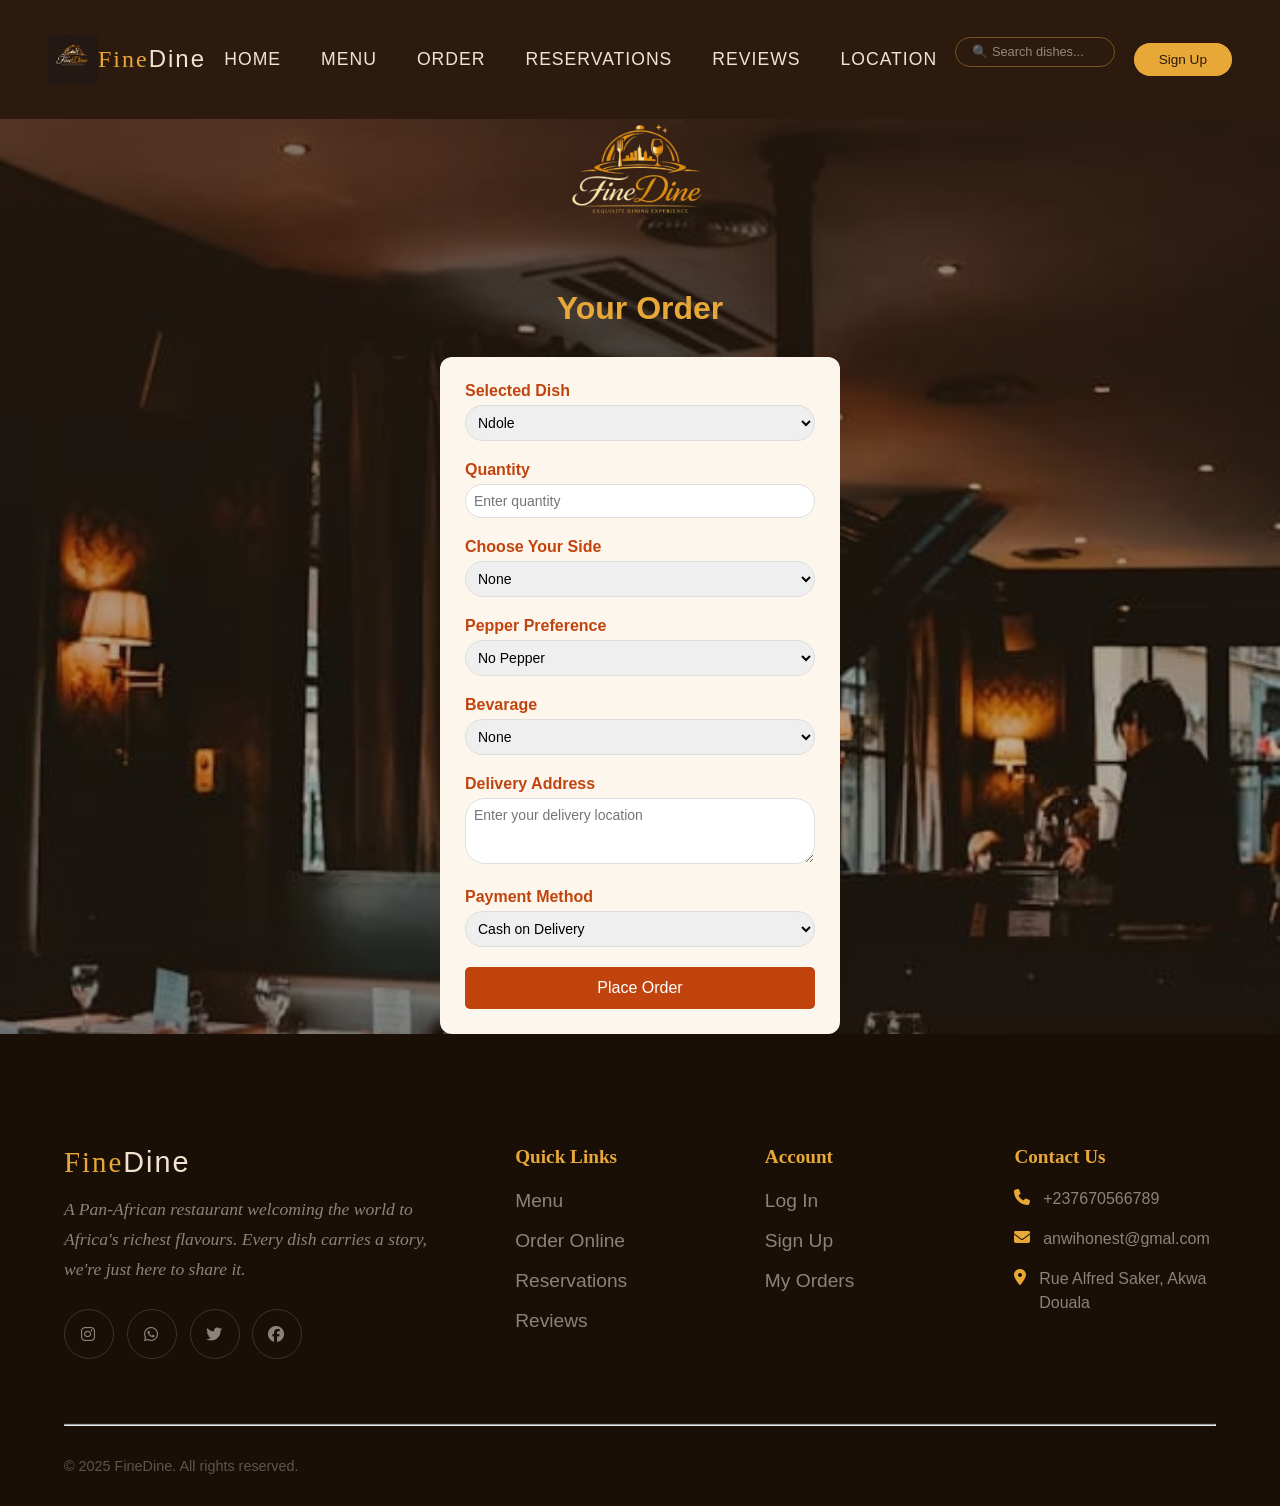
<file: pages/order.html>
<!DOCTYPE html>
<html lang="en">
<head>
<meta charset="UTF-8">
<meta name="viewport" content="width=device-width, initial-scale=1.0">
<link rel="shortcut icon" href="../assets/images/index/favicon.ico" type="image/x-icon">
<title>FineDine | Order</title>

<link rel="stylesheet" href="../assets/css/order.css">
<link rel="stylesheet" href="../assets/css/header-footer.css">
<link rel="stylesheet" href="https://cdnjs.cloudflare.com/ajax/libs/font-awesome/6.5.0/css/all.min.css" />
</head>

<body>
    <nav>
        <a href="./index.html" id="nav-logo"><img src="../assets/images/index/favicon.ico" alt="FineDine logo" width="50" height="50">Fine<span>Dine</span></a>
        <ul>
            <li><a href="../index.html">Home</a></li>
            <li><a href="menu.html">Menu</a></li>
            <li><a href="order.html">Order</a></li>
            <li><a href="reservation.html">Reservations</a></li>
            <li><a href="../index.html#reviews">Reviews</a></li>
            <li class="local"><a href="location.html">Location</a></li>
        </ul>
        <input type="search" id="nav-search" placeholder="🔍 Search dishes..." />
        <div>
            <!-- <a href="login.html">Log In</a> -->
            <a href="signup.html">Sign Up</a>
        </div>
    </nav>

<div class="container">
     
  
  <header>
   <img src="../assets/images/index/logo.png" alt="Restaurant Logo"
    class="logo"> 
    </header>



<h1>Your Order</h1>

<form>

<label>Selected Dish</label>
<select>
<option>Ndole</option>
<option>Party Jollof Rice</option>
<option>suya</option>
<option>egusi soup</option>
<option>injera platter</option>
<option>koki</option>
<option>Achu</option>
<option>Beef-sauce</option>
<option>Cornchaff</option>
<option>DG</option>
<option>Tagine</option>
<option>Okok</option>
<option>Black soup</option>
<option>Kwacoco</option>
<option>Achombo</option>
<option>Donuts</option>
<option>french-fries</option>
<option>samosa</option>
<option>Pancakes</option>
<option>pap</option>
<option>akara</option>
<option>masa</option>
<option>Meatpie</option>
</select>

<label>Quantity</label>
<input type="number" min="1" max="20" placeholder="Enter quantity">

<label>Choose Your Side</label>
<select>
<option>None</option>
<option>Garri</option>
<option>Fufu</option>
<option>Rice</option>
<option>Plantain</option>
<option>kasava</option>
<option>Bobolo</option>
</select>

<label>Pepper Preference</label>
<select>
<option>No Pepper</option>
<option>Mild</option>
<option>Hot</option>
</select>

<label>Bevarage</label>
<select>
<option>None</option>
<option>Icecream</option>
<option>Milkshake</option>
<option>Tea</option>
<option>Coffee</option>
<option>Hot chocolate</option>
<option>coca cola</option>
<option>Heineken</option>
<option>Baileys</option>
</select>

<label>Delivery Address</label>
<textarea rows="3" placeholder="Enter your delivery location"></textarea>

<label>Payment Method</label>
<select>
<option>Cash on Delivery</option>
<option>Mobile Money</option>
<option>Bank Transfer</option>
<option>Card</option>
</select>

<button type="submit">Place Order</button>

</form>

</div>


</body>
<footer>

  <div id="footer-grid">

    <div id="footer-brand">
      <a href="./index.html">Fine<span>Dine</span></a>
      <p>A Pan-African restaurant welcoming the world to Africa's richest flavours. Every dish carries a story, we're just here to share it.</p>
      <div id="footer-social">
        <a href="#"><i class="fab fa-instagram"></i></a>
        <a href="https://wa.me/237670566789"><i class="fab fa-whatsapp"></i></a>
        <a href="#"><i class="fab fa-twitter"></i></a>
        <a href="#"><i class="fab fa-facebook"></i></a>
      </div>
    </div>

    <div class="footer-col">
      <h4>Quick Links</h4>
      <ul>
        <li><a href="menu.html">Menu</a></li>
        <li><a href="order.html">Order Online</a></li>
        <li><a href="reservation.html">Reservations</a></li>
        <li><a href="#reviews">Reviews</a></li>
      </ul>
    </div>

    <div class="footer-col">
      <h4>Account</h4>
      <ul>
        <li><a href="login.html">Log In</a></li>
        <li><a href="signup.html">Sign Up</a></li>
        <li><a href="order.html">My Orders</a></li>
      </ul>
    </div>

    <div class="footer-col" id="footer-contact">
      <h4>Contact Us</h4>
      <p><i class="fas fa-phone"></i> +237670566789</p>
<p><i class="fas fa-envelope"></i> anwihonest@gmal.com</p>
<p><i class="fas fa-location-dot"></i> Rue Alfred Saker, Akwa Douala</p>
    </div>

  </div>

  <hr />

  <div id="footer-bottom">
    <p>© 2025 FineDine. All rights reserved.</p>
  </div>

</footer>
</html>
</file>
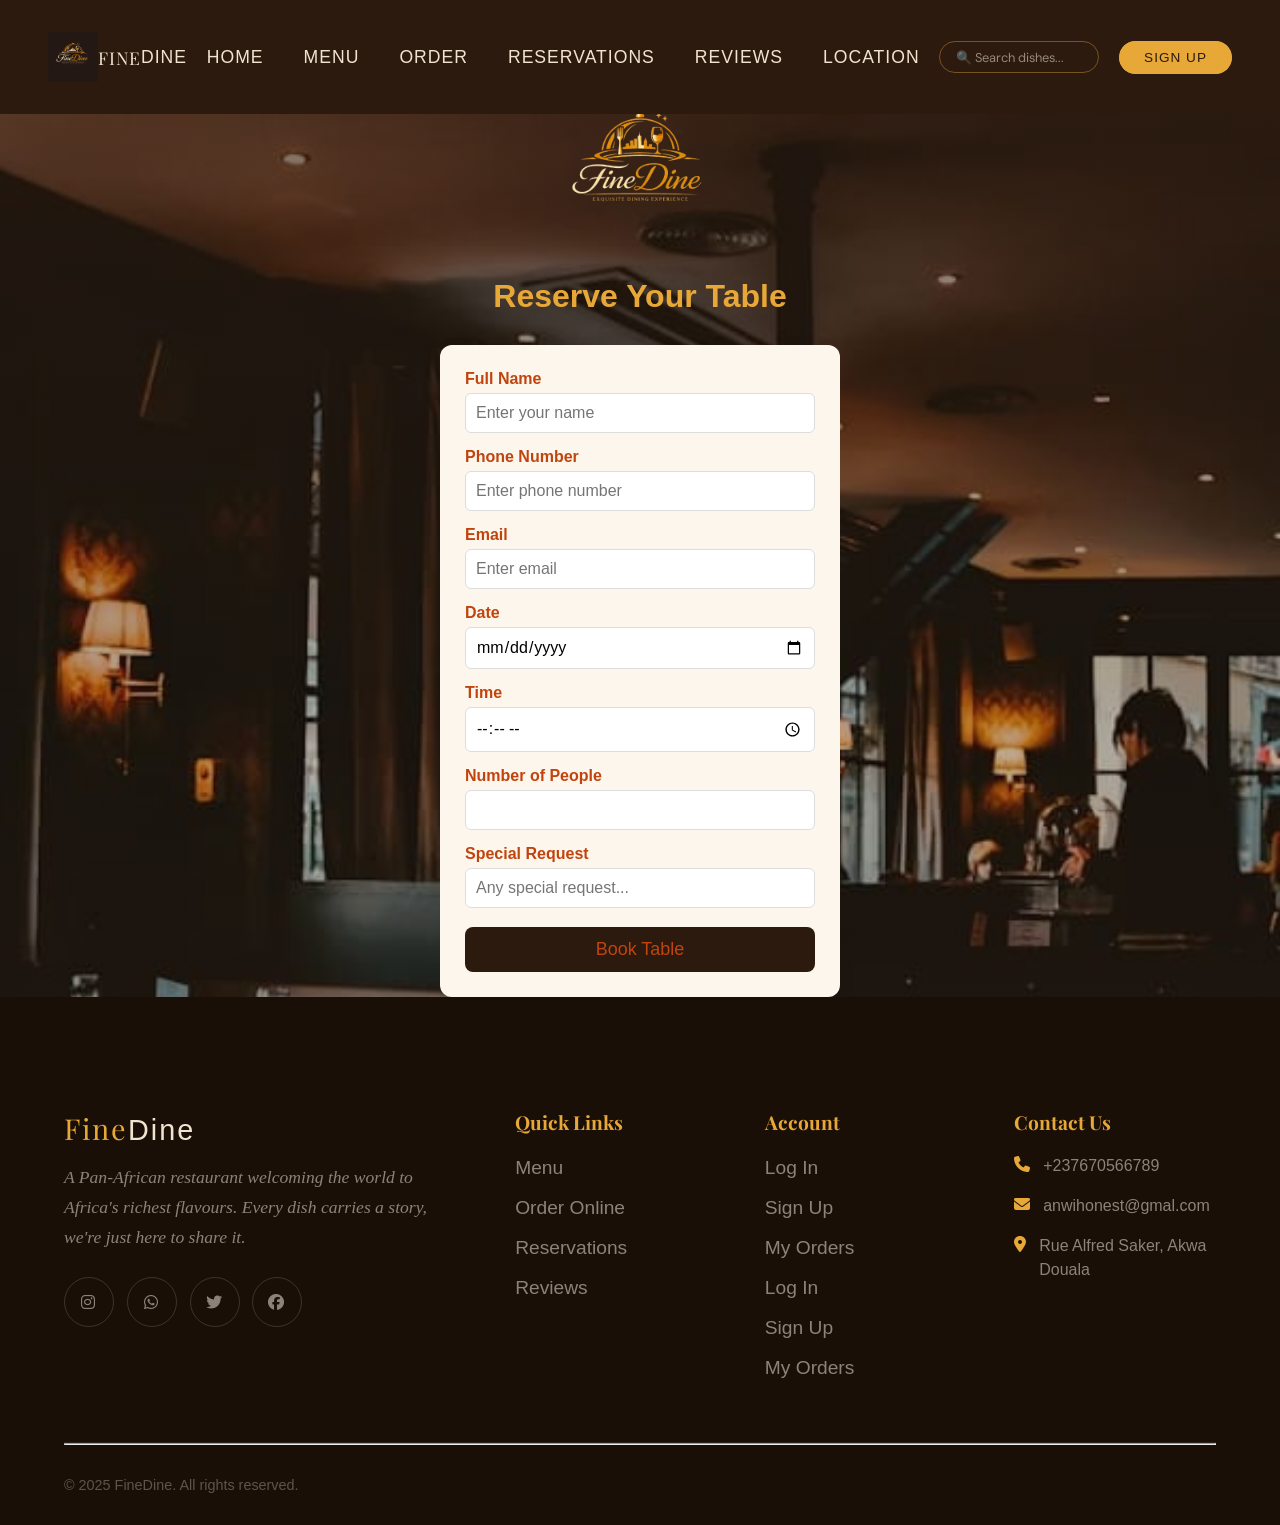
<file: pages/reservation.html>
<!DOCTYPE html>
<html lang="en">
<head>

<meta charset="UTF-8">
<meta name="viewport" content="width=device-width, initial-scale=1.0">
<link rel="shortcut icon" href="../assets/images/index/favicon.ico" type="image/x-icon">
<title>FineDine | Reservation</title>

<link rel="stylesheet" href="../assets/css/reservation.css">y
<link rel="stylesheet" href= "../assets/css/header-footer.css">
<link href="https://fonts.googleapis.com/css2?family=Playfair+Display:ital,wght@0,400;0,700;1,400&family=
DM+Sans:wght@300;400;500&display=swap" rel="stylesheet"/>
<link rel="stylesheet" href="c:\Users\Brenda\Desktop\Restaurant\assets\css\header-footer.css">
<link rel="stylesheet" href="https://cdnjs.cloudflare.com/ajax/libs/font-awesome/6.5.0/css/all.min.css" />
</head>


<body>

     <nav>

        <a href="../index.html" id="nav-logo"><img src="/assets/images/index/favicon.ico" alt="FineDine logo" width="50" height="50">Fine<span>Dine</span></a>
        <ul>
            <li><a href="/index.html">Home</a></li>
            <li><a href="/pages/menu.html">Menu</a></li>
            <li><a href="/pages/order.html">Order</a></li>
            <li><a href="/pages/reservation.html">Reservations</a></li>

     <nav>
        <a href="./index.html" id="nav-logo"><img src="../assets/images/index/favicon.ico" alt="FineDine logo" width="50" height="50">Fine<span>Dine</span></a>
        <ul>
            <li><a href="../index.html">Home</a></li>
            <li><a href="menu.html">Menu</a></li>
            <li><a href="order.html">Order</a></li>
            <li><a href="reservation.html">Reservations</a></li>
            <li><a href="../index.html#reviews">Reviews</a></li>
            <li class="local"><a href="location.html">Location</a></li>
        </ul>
        <input type="search" id="nav-search" placeholder="🔍 Search dishes..." />
        <div>
            <!-- <a href="login.html">Log In</a> -->
            <a href="signup.html">Sign Up</a>
        </div>

    </nav> 

    </nav>

<div class="reservation-container">

    <header>
   <img src="../assets/images/index/logo.png" alt="Restaurant Logo"
    class="logo"> 
    </header>

    <h1>Reserve Your Table</h1> 

<form>

<div class="form-group">
<label>Full Name</label>
<input type="text" placeholder="Enter your name" required>
</div>

<div class="form-group">
<label>Phone Number</label>
<input type="tel" placeholder="Enter phone number" required>
</div>

<div class="form-group">
<label>Email</label>
<input type="email" placeholder="Enter email">
</div>

<div class="form-group">
<label>Date</label>
<input type="date" required>
</div>

<div class="form-group">
<label>Time</label>
<input type="time" required>
</div>

<div class="form-group">
<label>Number of People</label>
<input type="number" min="1" max="20" required>
</div>

<div class="form-group">
<label>Special Request</label>
<textarea placeholder="Any special request..."></textarea>
</div>

<button type="submit">Book Table</button>

</form>

</div>


<footer>

  <div id="footer-grid">

    <div id="footer-brand">
      <a href="./index.html">Fine<span>Dine</span></a>
      <p>A Pan-African restaurant welcoming the world to Africa's richest flavours. Every dish carries a story, we're just here to share it.</p>
      <div id="footer-social">
        <a href="#"><i class="fab fa-instagram"></i></a>
        <a href="https://wa.me/237670566789"><i class="fab fa-whatsapp"></i></a>
        <a href="#"><i class="fab fa-twitter"></i></a>
        <a href="#"><i class="fab fa-facebook"></i></a>
      </div>
    </div>

    <div class="footer-col">
      <h4>Quick Links</h4>
      <ul>
        <li><a href="menu.html">Menu</a></li>
        <li><a href="order.html">Order Online</a></li>
        <li><a href="reservation.html">Reservations</a></li>
        <li><a href="/index.html#reviews">Reviews</a></li>
      </ul>
    </div>

    <div class="footer-col">
      <h4>Account</h4>
      <ul>

        <li><a href="login.html">Log In</a></li>
        <li><a href="signup.html">Sign Up</a></li>
        <li><a href="order.html">My Orders</a></li>
        <li><a href="login.html">Log In</a></li>
        <li><a href="signup.html">Sign Up</a></li>
        <li><a href="order.html">My Orders</a></li>

      </ul>
    </div>

    <div class="footer-col" id="footer-contact">
      <h4>Contact Us</h4>
      <p><i class="fas fa-phone"></i> +237670566789</p>
<p><i class="fas fa-envelope"></i> anwihonest@gmal.com</p>
<p><i class="fas fa-location-dot"></i> Rue Alfred Saker, Akwa Douala</p>
    </div>

  </div>

  <hr />

  <div id="footer-bottom">
    <p>© 2025 FineDine. All rights reserved.</p>
  </div>

</footer>

</body>
</html>
</file>
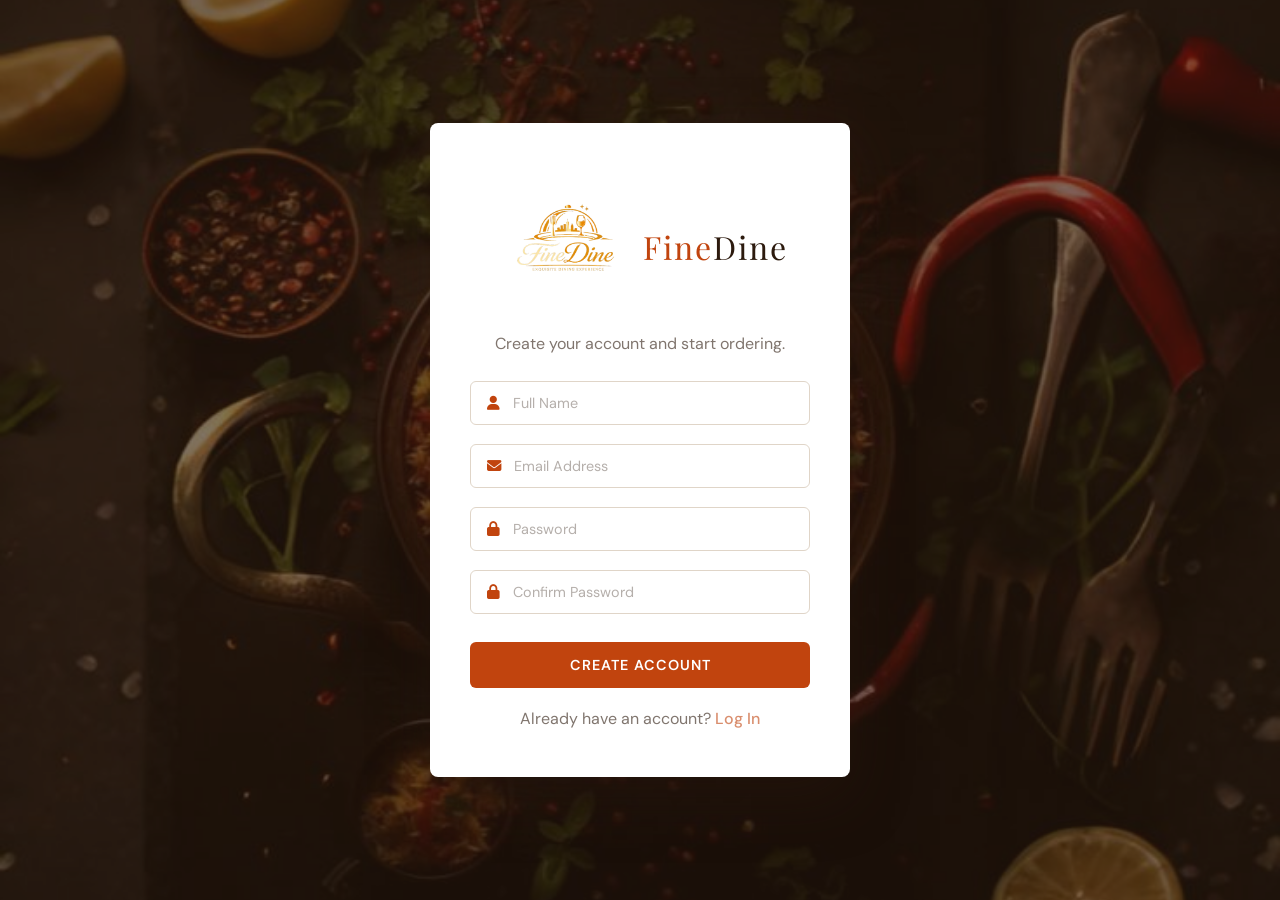
<file: pages/signup.html>
<!DOCTYPE html>
<html lang="en">
<head>
  <meta charset="UTF-8"/>
  <meta name="viewport" content="width=device-width, initial-scale=1.0"/>
  <link rel="shortcut icon" href="../assets/images/index/favicon.ico" type="image/x-icon">
  <title>FineDine | Sign Up</title>
  <link href="https://fonts.googleapis.com/css2?family=Playfair+Display:ital,wght@0,400;0,700;1,400&family=DM+Sans:wght@300;400;500&display=swap" rel="stylesheet"/>
  <link rel="stylesheet" href="https://cdnjs.cloudflare.com/ajax/libs/font-awesome/6.5.0/css/all.min.css"/>
  <link rel="stylesheet" href="../assets/css/signup.css"/>
</head>
<body>

  <div id="signup-card">

    <a href="../index.html" id="signup-logo">
      <img src="../assets/images/index/logo.png" alt="FineDine logo" />
      Fine<span>Dine</span>
    </a>
    <p id="signup-tagline">Create your account and start ordering.</p>

    <div class="input-wrap">
      <i class="fas fa-user"></i>
      <input type="text" placeholder="Full Name"/>
    </div>

    <div class="input-wrap">
      <i class="fas fa-envelope"></i>
      <input type="email" placeholder="Email Address" />
    </div>

    <div class="input-wrap">
      <i class="fas fa-lock"></i>
      <input type="password" placeholder="Password" />
    </div>

    <div class="input-wrap">
      <i class="fas fa-lock"></i>
      <input type="password" placeholder="Confirm Password" />
    </div>

    <a href="login.html" id="signup-btn">Create Account</a>

    <p id="login-link">Already have an account? <a href="login.html">Log In</a></p>

  </div>

</body>
</html>
</file>
<file: assets/css/index.css>
:root {
  --terracotta: #C1440E;
  --terracotta-dark: #8f2e06;
  --gold: #E8A838;
  --cream: #FDF6EC;
  --cream-dark: #f0e4d0;
  --espresso: #2C1A0E;
  --espresso-light: #4a2f1a;
  --white: #ffffff;
  --green: #3A6B35;
  --gold-light: #f5c96a;
}
* {
  margin: 0;
  padding: 0;
  box-sizing: border-box;
}
html, body {
  overflow-x: hidden;
  width: 100%;
  scroll-behavior: smooth;
}

body {
  font-family: 'DM Sans', sans-serif;
  background: var(--cream);
  color: var(--espresso);
  padding-top: 70px;
}

h1, h2, h3, h4 {
  font-family: 'Playfair Display', serif;
}
#hero {
  min-height: 100vh;
  background: linear-gradient( to bottom,
    rgba(44, 26, 14, 0.65) 0%,
    rgba(44, 26, 14, 0.3) 50%,
    rgba(44, 26, 14, 0.75) 100%
  ),
  url('../images/index/hero.png') center/cover no-repeat;
  display: flex;
  flex-direction: column;
  align-items: center;
  justify-content: center;
  text-align: center;
  padding: 0 2rem;
}
#hero h1 {
  font-size: 8rem;
  color: var(--white);
  line-height: 1.1;
  margin-bottom: 1.5rem;
}
#hero h1 em {
  color: var(--gold);
  font-style: italic;
}
#hero p {
  font-size: 1.4rem;
  color: rgba(253, 246, 236, 0.85);
  max-width: 500px;
  line-height: 1.7;
  margin-bottom: 2.7rem;
}
#hero div {
  display: flex;
  gap: 1rem;
}

#hero div a:first-child {
  background: var(--terracotta);
  color: var(--white);
  padding: 1.5rem 3rem;
  border-radius: 6px;
  text-decoration: none;
  font-size: 0.9rem;
  font-weight: 500;
  letter-spacing: 1px;
  text-transform: uppercase;
}

#hero div a:last-child {
  background: transparent;
  color: var(--white);
  padding: 1.5rem 2.6rem;
  border-radius: 6px;
  text-decoration: none;
  font-size: 0.9rem;
  font-weight: 500;
  letter-spacing: 1px;
  text-transform: uppercase;
  border: 1.5px solid rgba(255, 255, 255, 0.6);
  
}
#hero div a:first-child,
#hero div a:last-child {
  transition: transform 0.2s, background 0.3s, border-color 0.3s;
}

#hero div a:first-child:hover {
  background: var(--terracotta-dark);
transform: translateY(-3px);
}

#hero div a:last-child:hover {
  background: rgba(255, 255, 255, 0.1);
  border-color: var(--white);
  transform: translateY(-3px);
}
#highlights {
  background: var(--espresso);
  display: flex;
  justify-content: space-between;
}
#highlights div {
  flex: 1;
  padding: 4rem 3.2rem;
  border-right: 1px solid rgba(255, 255, 255, 0.08);
}

#highlights div:last-child {
  border-right: none;
}
#highlights h3 {
  color: var(--gold);
  font-size: 1.5rem;
  margin-bottom: 0.5rem;
}

#highlights p {
  color: rgba(253, 246, 236, 0.6);
  font-size: 1.1rem;
  line-height: 1.6;
}
#about {
  display: flex;
  align-items: center;
  gap: 6rem;
  padding: 6rem 4rem;
}
#about-image-wrap {
  position: relative;
  flex: 1;
}

#about-image-wrap img {
  width: 100%;
  height: 520px;
  object-fit: cover;
  border-radius: 4px;
  display: block;
}
#about-badge {
  position: absolute;
  bottom: -2rem;
  right: -2rem;
  background: var(--gold);
  color: var(--espresso);
  width: 130px;
  height: 130px;
  border-radius: 50%;
  display: flex;
  flex-direction: column;
  align-items: center;
  justify-content: center;
  text-align: center;
  font-family: 'Playfair Display', serif;
  box-shadow: 0 8px 30px rgba(232, 168, 56, 0.35);
}

#about-badge span:first-child {
  font-size: 2rem;
  font-weight: 700;
  line-height: 1;
}

#about-badge span:last-child {
  font-size: 0.65rem;
  margin-top: 0.3rem;
  letter-spacing: 0.5px;
}
#about div:last-child {
  flex: 1;
}
#story{
    color: #C1440E;
    font-size: 1.1rem;
    margin-top: -1rem;
    margin-bottom: 1.5rem;
    text-transform: uppercase;
    letter-spacing: 4px;
    font-family: 'playfair display', serif;
}

#about h2 {
  font-size: 3.6rem;
  letter-spacing: 1px;
  color: var(--espresso);
  line-height: 1.2;
  margin-bottom: 1rem;
}

#about div:last-child p {
  font-size: 1rem;
  color: var(--espresso);
  opacity: 0.75;
  line-height: 1.7;
  margin-bottom: 1rem;
}

#about hr {
  border: none;
  border-top: 1px solid var(--cream-dark);
  margin: 1.5rem 0;
}

#about a {
  display: inline-block;
  background: var(--terracotta);
  color: var(--white);
  padding: 0.9rem 2rem;
  border-radius: 4px;
  text-decoration: none;
  font-size: 0.9rem;
  font-weight: 500;
  letter-spacing: 1px;
  text-transform: uppercase;
  transition: background 0.3s, transform 0.2s;
}

#about a:hover {
  background: var(--terracotta-dark);
  transform: translateY(-3px);
}
#about-stats {
  display: flex;
  gap: 2.5rem;
}

#about-stats h4 {
  font-size: 2rem;
  color: var(--terracotta);
}

#about-stats p {
  font-size: 0.8rem;
  opacity: 0.7;
  margin-top: 0.2rem;
}
#featured {
  background: var(--espresso);
  padding: 6rem 4rem;
}

#featured h2 {
  font-size: 2.8rem;
  color: var(--cream);
  margin-bottom: 0.5rem;
}

#featured > a {
  color: var(--gold);
  text-decoration: none;
  font-size: 0.6rem;
  letter-spacing: 1px;
  border-bottom: 1px solid rgba(232, 168, 56, 0.4);
  padding-bottom: 2px;
  transition: border-color 0.3s;
  display: inline-block;
  margin-bottom: 3rem;
}

#featured > a:hover {
  border-color: var(--gold);
}
#featured-head {
  display: flex;
  align-items: flex-end;
  justify-content: space-between;
  margin-bottom: 3rem;
}
#featured-head a {
  color: var(--gold);
  text-decoration: none;
  font-size: 0.85rem;
  letter-spacing: 1px;
  border-bottom: 1px solid rgba(232, 168, 56, 0.4);
  padding-bottom: 2px;
  transition: border-color 0.3s, letter-spacing 0.3s;
  display: inline-flex;
  align-items: center;
  gap: 0.4rem;
}

#featured-head a:hover {
  border-color: var(--gold);
  letter-spacing: 2px;
}
#dishes-grid {
  display: grid;
  grid-template-columns: repeat(4, 1fr);
  gap: 1.5rem;
}
.dish-card {
  background: var(--espresso-light);
  border-radius: 4px;
  overflow: hidden;
  transition: transform 0.3s;
  cursor: pointer;
}

.dish-card:hover {
  transform: translateY(-6px);
}

.dish-card img {
  width: 100%;
  height: 300px;
  object-fit: cover;
  display: block;
  transition: transform 0.5s;
}

.dish-card:hover img {
  transform: scale(1.04);
}
.dish-card .dish-category {
  font-size: 0.7rem;
  font-weight: 500;
  letter-spacing: 2px;
  text-transform: uppercase;
  color: var(--gold);
  margin-bottom: 0.4rem;
}

.dish-card h3 {
  font-family: 'Playfair Display', serif;
  font-size: 1.3rem;
  color: var(--cream);
  margin-bottom: 0.4rem;
}

.dish-card p {
  font-size: 1rem;
  color: rgba(253, 246, 236, 0.5);
  line-height: 1.5;
  margin-bottom: 1rem;
}

.dish-card span {
  font-family: 'Playfair Display', serif;
  font-size: 1.4rem;
  color: var(--gold);
}

.dish-card a {
  display: inline-block;
  background: var(--terracotta);
  color: var(--white);
  padding: 0.8rem 2.1rem;
  border-radius: 3px;
  font-size: 0.75rem;
  font-weight: 500;
  text-decoration: none;
  transition: background 0.3s;
}

.dish-card a:hover {
  background: var(--terracotta-dark);
}
.dish-footer {
  display: flex;
  align-items: center;
  justify-content: space-between;
}
.dish-info {
  padding: 1.2rem 1.4rem;
}
#reviews {
  background: var(--cream);
  padding: 6rem 4rem;
}

#reviews h2 {
  font-size: 2.8rem;
  color: var(--espresso);
  margin-bottom: 3rem;
}
#reviews-track-wrap {
  overflow: hidden;
  width: 100%;
}
#reviews-track {
  display: flex;
  gap: 1.5rem;
  width: max-content;
  animation: scrollReviews 20s linear infinite;
}
@keyframes scrollReviews {
  0% {
    transform: translateX(0);
  }
  100% {
    transform: translateX(-50%);
  }
}
.review-card {
  background: var(--white);
  padding: 4rem;
  border-radius: 4px;
  border-left: 3px solid var(--terracotta);
  box-shadow: 0 2px 20px rgba(44, 26, 14, 0.06);
  width: 420px;
  flex-shrink: 0;
}
.stars {
  color: var(--gold);
  font-size: 1rem;
  letter-spacing: 2px;
  margin-bottom: 1rem;
}

.review-text {
  font-family: 'Lora', serif;
  font-size: 1.1rem;
  color: var(--espresso-light);
  line-height: 1.7;
  font-style: italic;
  margin-bottom: 1.5rem;
}

.reviewer-name {
  font-size: 1rem;
  font-weight: 500;
  color: var(--espresso);
}

.reviewer-date {
  font-size: 0.9rem;
  color: var(--espresso);
  opacity: 0.5;
  margin-top: 0.2rem;
}
#reviews-track:hover {
  animation-play-state: paused;
}
#review-form {
  background: var(--white);
  padding: 5rem;
  border-radius: 4px;
  box-shadow: 0 2px 20px rgba(44, 26, 14, 0.06);
  max-width: 800px;
  margin-top: 0.1rem;
  margin-left: 5rem;
  margin-bottom: 6rem;
}

#review-form h3 {
  font-size: 1.6rem;
  color: var(--espresso);
  margin-bottom: 1.5rem;
}
#review-form label {
  display: block;
  font-size: 1rem;
  font-weight: 520;
  color: var(--espresso);
  margin-bottom: 0.4rem;
}
#review-form input,
#review-form textarea {
  width: 100%;
  padding: 0.9rem 1rem;
  border: 1.5px solid var(--cream-dark);
  border-radius: 4px;
  font-family: 'DM Sans', sans-serif;
  font-size: 1rem;
  color: var(--espresso);
  background: var(--cream);
  outline: none;
  margin-bottom: 1.2rem;
  transition: border-color 0.3s;
  width: 550px;
}

#review-form input:focus,
#review-form textarea:focus {
  border-color: var(--terracotta);
}

#review-form textarea {
  resize: vertical;
  min-height: 150px;
}#stars-input {
  font-size: 1.5rem;
  color: var(--gold);
  letter-spacing: 4px;
  margin-bottom: 1.2rem;
  cursor: pointer;
}

#stars-input span:hover {
  transform: scale(1.2);
  display: inline-block;
}
#review-form button {
  background: var(--terracotta);
  color: var(--white);
  border: none;
  padding: 1.3rem 2.2rem;
  border-radius: 4px;
  font-family: 'DM Sans', sans-serif;
  font-size: 0.9rem;
  font-weight: 500;
  letter-spacing: 1px;
  text-transform: uppercase;
  cursor: pointer;
  transition: background 0.3s, transform 0.2s;
}

#review-form button:hover {
  background: var(--terracotta-dark);
  transform: translateY(-3px);
}
#thank-you {
  margin-top: 1rem;
  color: var(--green);
  font-weight: 500;
  font-size: 0.95rem;
}#reservation-callout {
  background: var(--terracotta);
  padding: 6.5rem 4rem;
  display: flex;
  align-items: center;
  justify-content: space-between;
  gap: 2rem;
}
#reservation-callout h2 {
  font-size: 2.9rem;
  color: var(--white);
  line-height: 1.2;
  margin-bottom: 0.6rem;
  margin-left: 2.6rem;
}

#reservation-callout h2 em {
  color: var(--gold-light);
  font-style: italic;
}

#reservation-callout p {
  font-family: 'Lora', serif;
  font-size: 1.35rem;
  color: rgba(255, 255, 255, 0.8);
  font-style: italic;
  margin-left: 2.6rem;
}
#reservation-callout a {
  background: var(--white);
  color: var(--terracotta);
  padding: 1.3rem 3.2rem;
  margin-right: 2.5;
  border-radius: 4px;
  text-decoration: none;
  font-size: 1.15rem;
  font-weight: 600;
  letter-spacing: 1px;
  text-transform: uppercase;
  white-space: nowrap;
  transition: background 0.3s, transform 0.2s;
}

#reservation-callout a:hover {
  background: var(--cream);
  transform: translateY(-3px);
}
@media (max-width: 1024px) {
  #hero h1 {
    font-size: 4rem;
  }
}

@media (max-width: 768px) {
    @media (max-width: 768px) {
  #hero {
    width: 100%;
    padding: 2rem 1rem;
  }

  #highlights {
    width: 100%;
  }

  section {
    width: 100%;
    padding: 4rem 1.5rem;
  }
}
  #hero h1 {
    font-size: 3rem;
  }

  #hero p {
    font-size: 1rem;
  }

  #hero div {
    flex-direction: column;
    align-items: center;
    gap: 0.8rem;
  }

  #hero div a:first-child,
  #hero div a:last-child {
    width: 100%;
    text-align: center;
  }
  @media (max-width: 768px) {
  #reviews-track-wrap {
    overflow: hidden;
    max-width: 100%;
  }
}
}

@media (max-width: 480px) {

  #hero h1 {
    font-size: 2.5rem;
  }

  #hero p {
    font-size: 0.95rem;
  }

  #hero-tag {
    font-size: 0.65rem;
    letter-spacing: 2px;
  }
}
@media (max-width: 1024px) {
  #highlights div {
    padding: 2rem 1.5rem;
  }
}

@media (max-width: 768px) {
  #highlights {
    flex-direction: row;
  }

  #highlights div {
    border-right: none;
    border-right: 1px solid rgba(255, 255, 255, 0.08);
    padding: 1rem 1rem;
  }

  #highlights div:last-child {
    border-right: none;
  }
}

@media (max-width: 480px) {
  #highlights h3 {
    font-size: 0.8rem;
  }

  #highlights p {
    font-size: 0.7rem;
  }
}
@media (max-width: 1024px) {
  #about {
    gap: 3rem;
    padding: 4rem 2rem;
  }
}

@media (max-width: 768px) {
  #about {
    flex-direction: column;
    padding: 4rem 1.5rem;
  }

  #about-image-wrap {
    width: 100%;
  }

  #about-image-wrap img {
    height: 350px;
  }

  #about-badge {
    width: 110px;
    height: 110px;
    bottom: -1.5rem;
    right: -0.5rem;
  }

  #about-badge span:first-child {
    font-size: 1.6rem;
  }

  #about h2 {
    font-size: 2.2rem;
  }

  #about-stats {
    gap: 1.5rem;
  }

  #about-stats h4 {
    font-size: 1.6rem;
  }
}

@media (max-width: 480px) {
  #about-image-wrap img {
    height: 280px;
  }

  #about-badge {
    width: 90px;
    height: 90px;
  }

  #about-badge span:first-child {
    font-size: 1.3rem;
  }

  #about-badge span:last-child {
    font-size: 0.55rem;
  }

  #about h2 {
    font-size: 1.8rem;
  }
  #about em{
    color: #E8A838; ;
  }

  #about-stats {
    flex-direction:row;
    gap: 1rem;
    font-size: 0.2rem;
  }
  #about-stats h4 {
    font-size: 1.3rem;
  }
  #about-stats p {
    font-size: 0.7rem;
  }
}
@media (max-width: 1024px) {
  #featured {
    padding: 4rem 2rem;
  }

  #dishes-grid {
    grid-template-columns: repeat(2, 1fr);
  }
}

@media (max-width: 768px) {
  #featured {
    padding: 4rem 1.5rem;
  }

  #featured-head {
    flex-direction: column;
    align-items: flex-start;
    gap: 1rem;
    margin-bottom: 2rem;
  }

  #featured h2 {
    font-size: 2.2rem;
  }

  #dishes-grid {
    grid-template-columns: repeat(2, 1fr);
    gap: 1rem;
  }
}

@media (max-width: 480px) {
  #dishes-grid {
    grid-template-columns: 1fr;
  }

  #featured h2 {
    font-size: 1.8rem;
  }

  .dish-card img {
    height: 180px;
  }
}@media (max-width: 1024px) {
  #reviews {
    padding: 4rem 2rem;
  }
}

@media (max-width: 768px) {
  #reviews {
    padding: 4rem 1.5rem;
  }

  #reviews h2 {
    font-size: 2.2rem;
    margin-bottom: 2rem;
  }

  .review-card {
    width: 280px;
  }

  #review-form {
    max-width: 100%;
  }
}

@media (max-width: 480px) {
  #reviews h2 {
    font-size: 1.8rem;
  }

  .review-card {
    width: 260px;
  }

  .review-text {
    font-size: 0.8rem;
  }

  #review-form {
    padding: 1rem;
    margin-left:0.5rem ;
    width:410px ;
  }
  #review-form input,
#review-form textarea {
  width:350px;
  padding: 0.9rem 1rem;

  #review-form h3 {
    font-size: 1.1rem;
  }

  #review-form button {
    width: 100%;
  }
}
@media (max-width: 1024px) {
  #reservation-callout {
    padding: 4rem 2rem;
  }

  #reservation-callout h2 {
    font-size: 2rem;
  }
}

@media (max-width: 768px) {
  #reservation-callout {
    flex-direction: column;
    align-items: flex-start;
    padding: 3rem 1.5rem;
    gap: 1.5rem;
  }

  #reservation-callout h2 {
    font-size: 1.8rem;
  }

  #reservation-callout a {
    width: 100%;
    text-align: center;
  }
}

@media (max-width: 480px) {
  #reservation-callout h2 {
    font-size: 1.5rem;
  }

  #reservation-callout p {
    font-size: 0.9rem;
  }
}
}
</file>
<file: assets/css/header-footer.css>
:root {
  --terracotta: #C1440E;
  --gold: #E8A838;
  --cream: #FDF6EC;
  --cream-dark: #f0e4d0;
  --espresso: #2C1A0E;
  --white: #ffffff;
}
* {
  margin: 0;
  padding: 0;
  box-sizing: border-box;
}
nav {
  position: fixed;
  top: 0;
  left: 0;
  right: 0;
  background: var(--espresso);
  padding: 2rem 3rem;
  display: flex;
  align-items: center;
  justify-content: space-between;
  z-index: 1000;
}
nav ul {
  display: flex;
  list-style: none;
  gap: 2.5rem;
}

nav ul a {
  color: var(--cream-dark);
  text-decoration: none;
  font-size: 1.1rem;
  letter-spacing: 1px;
  text-transform: uppercase;
}

nav ul a:hover {
  color: var(--gold);
}
#nav-search {
  background: none;
  border: 1px solid rgba(232, 168, 56, 0.4);
  border-radius: 20px;
  padding: 0.4rem 1rem;
  color: var(--cream);
  font-family: 'DM Sans', sans-serif;
  font-size: 0.8rem;
  outline: none;
  width: 160px;
}

#nav-search::placeholder {
  color: rgba(253, 246, 236, 0.5);
}

#nav-search:focus {
  border-color: var(--gold);
  width: 200px;
}
nav > a {
  display: flex;
  font-family: 'Playfair Display', serif;
  font-size: 1.5rem;
  color: var(--gold);
  text-decoration: none;
  letter-spacing: 2px;
  }
  nav > a span{
    display: flex;
    color: #f0e4d0;
  }
#nav-logo {
  display: flex;
  align-items: center;
  gap: 0rem;
}

#nav-logo img {
  width: 50px;
  height: 50px;
  object-fit: contain;
}
nav div a {
  padding: 0.4rem 1.2rem;
  border-radius: 20px;
  font-size: 0.8rem;
  text-decoration: none;
}

nav div a:first-child {
  color: var(--gold);
  border: 1px solid var(--gold);
  padding: 0.5rem 1.5rem;
  border-radius: 20px;
  font-size: 0.85rem;
}
nav div a:first-child:hover{
    background: var(--gold);
    color: var(--espresso);
}

nav div a:last-child {
  background: var(--gold);
  color: var(--espresso);
  font-weight: 500;
  padding: 0.5rem 1.5rem;
  border-radius: 20px;
  font-size: 0.85rem;
}
nav div a:last-child:hover {
  background:#af8336;
  color: var(--espresso);
}
footer {
  background: #1a0f07;
  padding: 7rem 4rem 2rem;
}
#footer-grid {
  display: grid;
  grid-template-columns: 2fr 1fr 1fr 1fr;
  gap: 3rem;
  padding-top: 0rem;
  padding-bottom: 3rem;
  border-bottom: 1px solid rgba(255, 255, 255, 0.08);
}
#footer-brand a {
  font-family: 'Playfair Display', serif;
  font-size: 1.8rem;
  color: var(--gold);
  text-decoration: none;
  letter-spacing: 2px;
  display: block;
  margin-bottom: 1rem;
}
#footer-brand a span{
    color: #f0e4d0;
}
#footer-brand p {
  font-family: 'Lora', serif;
  font-size: 1.1rem;
  color: rgba(253, 246, 236, 0.5);
  line-height: 1.7;
  font-style: italic;
}
#footer-social {
  display: flex;
  gap: 0.8rem;
  margin-top: 1.5rem;
}

#footer-social a {
  width: 50px;
  height: 50px;
  border-radius: 50%;
  border: 1px solid rgba(255, 255, 255, 0.15);
  display: flex;
  align-items: center;
  justify-content: center;
  color: rgba(253, 246, 236, 0.5);
  text-decoration: none;
  font-size: 1rem;
  transition: border-color 0.3s, color 0.3s;
  text-align: center;
}

#footer-social a:hover {
  border-color: var(--gold);
  color: var(--gold);
}
.footer-col h4 {
  font-family: 'Playfair Display', serif;
  color: var(--gold);
  font-size: 1.2rem;
  margin-bottom: 1.2rem;
}

.footer-col ul {
  list-style: none;
}

.footer-col ul li {
  margin-bottom: 0.7rem;
}

.footer-col ul li a {
  color: rgba(253, 246, 236, 0.5);
  text-decoration: none;
  font-size: 1.2rem;
  line-height: 1.5;
  transition: color 0.3s;
}

.footer-col ul li a:hover {
  color: var(--cream);
}
#footer-contact p {
  display: flex;
  align-items: flex-start;
  gap: 0.8rem;
  font-size: 1rem;
  color: rgba(253, 246, 236, 0.5);
  line-height: 1.5;
  margin-bottom: 1rem;
}

#footer-contact i {
  color: var(--gold);
  margin-top: 2px;
  text-align: center;
}
#footer-bottom {
  padding-top: 2rem;
  display: flex;
  justify-content: space-between;
  align-items: center;
}

#footer-bottom p {
  font-size: 0.9rem;
  color: rgba(253, 246, 236, 0.3);
}
@media (max-width: 1024px) {
  nav {
    padding: 0.8rem 1.2rem;
    gap: 0.5rem;
  }

  #nav-logo {
    font-size: 1.1rem;
  }

  #nav-logo img {
    width: 30px;
    height: 30px;
  }

  nav ul {
    gap: 0.6rem;
  }

  nav ul a {
    font-size: 0.7rem;
    letter-spacing: 0;
  }

  #nav-search {
    width: 100px;
    font-size: 0.72rem;
    padding: 0.3rem 0.7rem;
  }

  nav div {
    gap: 0.4rem;
  }

  nav div a:first-child,
  nav div a:last-child {
    padding: 0.35rem 0.8rem;
    font-size: 0.72rem;
  }
}

@media (max-width: 768px) {
  body {
    padding-top: 120px;
  }
  nav {
    flex-wrap: wrap;
    gap: 0.8rem;
    padding: 1rem 1.5rem;
  }
  #nav-logo {
    flex: 1;
  }
   nav div {
    display: flex;
    gap: 0.5rem;
  }
  #nav-search {
    order: 3;
    width: 100%;
    flex: none;
  }
  nav ul {
    order: 4;
    width: 100%;
    justify-content: center;
    gap: 0.8rem;
    flex-wrap: wrap;
  }

  nav ul a {
    font-size: 0.75rem;
  }

  #nav-search {
    width: 120px;
  }
}

@media (max-width: 480px) {
  body {
    padding-top: 140px;
  }
  nav ul {
    gap: 0.6rem;
  }

  nav ul a {
    font-size: 0.7rem;
  }

  .nav div a:first-child,
    nav div a:last-child {
    padding: 0.4rem 0.8rem;
    font-size: 0.75rem;
  }
}
@media (max-width: 1024px) {
  #footer-grid {
    grid-template-columns: 1fr 1fr;
    gap: 2rem;
  }

  #footer-brand {
    grid-column: span 2;
  }
}

@media (max-width: 768px) {
  footer {
    padding: 2rem 1rem 1rem;
  }

  #footer-grid {
    grid-template-columns: 1fr;
    gap: 2rem;
  }

  #footer-brand {
    grid-column: span 1;
  }

  #footer-bottom {
    flex-direction: column;
    text-align: center;
    gap: 0.5rem;
  }
}

@media (max-width: 480px) {
  #footer-grid {
    grid-template-columns: 1fr 1fr;
  }

  #footer-brand {
    grid-column: span 2;
  }
  #footer-brand p{
    font-size: 1rem;
    line-height: 1;
  }

  .footer-col {
    border-bottom: 1px solid rgba(255, 255, 255, 0.08);
    padding-bottom: 1.5rem;
  }
  .footer-col:last-child {
    border-bottom: none;
  }

  #footer-social {
    flex-wrap: wrap;
  }
}
</file>
<file: assets/css/location.css>
*{
    padding: 0;
    margin: 0;
    box-sizing: border-box;
}
body {
  font-family: 'DM Sans', sans-serif;
  background: linear-gradient( to bottom,
    rgba(44, 26, 14, 0.65) 0%,
    rgba(44, 26, 14, 0.3) 50%,
    rgba(44, 26, 14, 0.75) 100%
  ),
 url(../images/index/img2.png) center/cover no-repeat;
}

#location-wrap {
  display: flex;
  min-height: 550px;
  background: var(--espresso);
}

#hours {
  flex: 1;
  padding: 5rem 4rem;
  display: flex;
  flex-direction: column;
  justify-content: center;
  gap: 2rem;
}

#hours-label {
  font-size: 0.7rem;
  font-weight: 500;
  letter-spacing: 4px;
  text-transform: uppercase;
  color: var(--gold);
}

#hours h2 {
  font-family: 'Playfair Display', serif;
  font-size: 2.8rem;
  color: var(--cream);
  line-height: 1.2;
}

#hours h2 em {
  color: var(--gold);
  font-style: italic;
}

.hours-list {
  display: flex;
  flex-direction: column;
  gap: 0;
}

.hours-row {
  display: flex;
  justify-content: space-between;
  align-items: center;
  padding: 1.2rem 0;
  border-bottom: 1px solid rgba(255, 255, 255, 0.07);
  font-size: 0.9rem;
}

.hours-row .day {
  color: rgba(253, 246, 236, 0.6);
}

.hours-row .time {
  color: var(--gold);
  font-weight: 500;
}

#map-wrap {
  flex: 1.4;
  position: relative;
  min-height: 550px;
}

#map-wrap iframe {
  width: 100%;
  height: 100%;
  display: block;
}

#map-address {
  position: absolute;
  bottom: 0;
  left: 0;
  right: 0;
  background: rgba(44, 26, 14, 0.9);
  padding: 1rem 2rem;
  display: flex;
  align-items: center;
  gap: 0.8rem;
}

#map-address i {
  color: var(--terracotta);
  font-size: 1rem;
}

#map-address span {
  font-size: 0.85rem;
  color: var(--cream);
}

#map-address strong {
  color: var(--gold);
}
.address p{
    margin: 20px 100px;
    color: white;
}

@media (max-width: 768px) {
  #location-wrap {
    flex-direction: column;
  }

  #hours {
    padding: 3rem 1.5rem;
    gap: 1.5rem;
  }

  #hours h2 {
    font-size: 2rem;
  }

  .hours-row {
    font-size: 0.85rem;
  }

  #map-wrap {
    min-height: 350px;
  }

  #map-address {
    padding: 1rem 1.5rem;
  }

  #map-address span {
    font-size: 0.78rem;
  }
}

@media (max-width: 480px) {
  #location-wrap {
    flex-direction:column;
  }

  #hours {
    padding: 2.5rem 1.2rem;
  }

  #hours h2 {
    font-size: 1.6rem;
  }

  #hours-label {
    font-size: 0.65rem;
  }

.address{
    height: 700px;
}
}
</file>
<file: assets/css/login.css>
*, *::before, *::after {
  margin: 0;
  padding: 0;
  box-sizing: border-box;
}

:root {
  --terracotta: #C1440E;
  --terracotta-dark: #8f2e06;
  --gold: #E8A838;
  --cream: #FDF6EC;
  --espresso: #2C1A0E;
  --white: #ffffff;
}

body {
  font-family: 'DM Sans', sans-serif;
  min-height: 100vh;
  display: flex;
  align-items: center;
  justify-content: center;
  background: url('../images/login-signup/image.png') center/cover no-repeat;
}

body::before {
  content: '';
  position: fixed;
  inset: 0;
  background: rgba(44, 26, 14, 0.6);
  z-index: 0;
}

#login-card {
  position: relative;
  z-index: 1;
  background: var(--white);
  padding: 3rem 2.5rem;
  border-radius: 8px;
  width: 100%;
  height: 570px;
  max-width: 420px;
  display: flex;
  flex-direction: column;
  align-items: center;
  gap: 1.2rem;
  box-shadow: 0 20px 60px rgba(44, 26, 14, 0.4);
}

#login-logo {
  display: flex;
  align-items: center;
  gap: 0rem;
  font-family: 'Playfair Display', serif;
  font-size: 2rem;
  color: var(--terracotta);
  text-decoration: none;
  letter-spacing: 2px;
}

#login-logo img {
  width: 150px;
  height: 150px;
  object-fit: contain;
}

#login-logo span {
  color: var(--espresso);
}

#login-tagline {
  font-size: 1rem;
  color: var(--espresso);
  opacity: 0.6;
  margin-top: -0.5rem;
  margin-bottom: 0.5rem;
}

.input-wrap {
  width: 100%;
  display: flex;
  align-items: center;
  gap: 0.8rem;
  border: 1.5px solid #e0d5c8;
  border-radius: 6px;
  padding: 0.75rem 1rem;
  transition: border-color 0.3s;
}

.input-wrap:focus-within {
  border-color: var(--terracotta);
}

.input-wrap i {
  color: var(--terracotta);
  font-size: 0.9rem;
}

.input-wrap input {
  border: none;
  outline: none;
  font-family: 'DM Sans', sans-serif;
  font-size: 1rem;
  color: var(--espresso);
  width: 100%;
  background: transparent;
}

.input-wrap input::placeholder {
  color: rgba(44, 26, 14, 0.35);
}

#forgot {
  align-self: flex-start;
  font-size: 1rem;
  color: var(--terracotta);
  text-decoration: none;
  margin-top: -0.4rem;
}

#forgot:hover {
  text-decoration: underline;
}

#login-btn {
  width: 100%;
  background: var(--terracotta);
  color: var(--white);
  padding: 0.9rem;
  border-radius: 6px;
  text-align: center;
  font-size: 0.9rem;
  font-weight: 600;
  letter-spacing: 1px;
  text-transform: uppercase;
  text-decoration: none;
  transition: background 0.3s, transform 0.2s;
  display: block;
  margin-top: 0.5rem;
}

#login-btn:hover {
  background: var(--terracotta-dark);
  transform: translateY(-2px);
}

#signup-link {
  font-size: 1rem;
  color: var(--espresso);
  opacity: 0.6;
}

#signup-link a {
  color: var(--terracotta);
  text-decoration: none;
  font-weight: 500;
}

#signup-link a:hover {
  text-decoration: underline;
}
</file>
<file: assets/css/menu.css>
*, *::before, *::after { margin: 0; padding: 0; box-sizing: border-box; }

    :root {
      --terracotta: #C1440E;
      --terracotta-dark: #8f2e06;
      --gold: #E8A838;
      --gold-light: #f5c96a;
      --cream: #FDF6EC;
      --cream-dark: #f0e4d0;
      --espresso: #2C1A0E;
      --espresso-light: #4a2f1a;
      --green: #3A6B35;
      --white: #ffffff;
    }

    html { scroll-behavior: smooth; }
    body {
      font-family: 'DM Sans', sans-serif;
      background: var(--cream);
      color: var(--espresso);
      overflow-x: hidden;
      padding-top: 70px;
    }

    h1, h2, h3, h4 { 
        font-family: 'Playfair Display', serif; }
    /* ── MENU HERO ── */
    #menu-hero {
      background:
        linear-gradient(to bottom, rgba(44,26,14,0.75), rgba(44,26,14,0.55)),
        url('../images/index/hero.png') center/cover no-repeat;
      padding: 5rem 4rem;
      text-align: center;
    }

    #menu-hero span {
      display: inline-block;
      background: var(--gold);
      color: var(--espresso);
      font-size: 0.7rem;
      font-weight: 500;
      letter-spacing: 3px;
      text-transform: uppercase;
      padding: 0.4rem 1.4rem;
      border-radius: 20px;
      margin-bottom: 1.2rem;
    }

    #menu-hero h1 {
      font-size: 3.5rem;
      color: var(--white);
      margin-bottom: 0.8rem;
    }

    #menu-hero h1 em {
      color: var(--gold);
      font-style: italic;
    }

    #menu-hero p {
      font-family: 'Lora', serif;
      font-size: 1rem;
      color: rgba(253,246,236,0.8);
      font-style: italic;
    }

    /* ── TABS ── */
    #menu-tabs {
      background: var(--espresso);
      display: flex;
      justify-content: center;
      gap: 0;
      position: sticky;
      top: 70px;
      z-index: 1000;
      border-bottom: 1px solid rgba(255,255,255,0.08);
    }

    .tab-btn {
      background: none;
      border: none;
      color: rgba(253,246,236,0.5);
      font-family: 'DM Sans', sans-serif;
      font-size: 0.85rem;
      font-weight: 500;
      letter-spacing: 2px;
      text-transform: uppercase;
      padding: 1.2rem 3rem;
      cursor: pointer;
      border-bottom: 2px solid transparent;
      transition: color 0.3s, border-color 0.3s;
      display: flex;
      align-items: center;
      gap: 0.6rem;
    }

    .tab-btn:hover { color: var(--cream); }

    .tab-btn.active {
      color: var(--gold);
      border-bottom-color: var(--gold);
    }

    .tab-btn i { font-size: 1rem; }

    #menu-content {
      padding: 5rem 4rem;
    }

    .menu-section { display: none; }
    .menu-section.active { display: block; }

    .menu-section-header {
      display: flex;
      align-items: flex-end;
      justify-content: space-between;
      margin-bottom: 3rem;
      padding-bottom: 1.5rem;
      border-bottom: 1px solid var(--cream-dark);
    }

    .menu-section-header h2 {
      font-size: 2.5rem;
      color: var(--espresso);
    }

    .menu-section-header h2 em {
      color: var(--terracotta);
      font-style: italic;
    }

    .menu-section-header p {
      font-family: 'Lora', serif;
      font-size: 0.9rem;
      color: var(--espresso-light);
      opacity: 0.7;
      font-style: italic;
      max-width: 300px;
      text-align: right;
    }

    #breakfast .dish-grid{
       display: grid;
      grid-template-columns: repeat(3, 1fr);
      gap:2rem;
    }
    .dish-grid {
      display: grid;
      grid-template-columns: repeat(4, 1fr);
      gap: 2rem;
    }

    .dish-card {
      background: var(--white);
      border-radius: 6px;
      overflow: hidden;
      box-shadow: 0 2px 20px rgba(44,26,14,0.07);
      transition: transform 0.3s, box-shadow 0.3s;
      cursor: pointer;
    }

    .dish-card:hover {
      transform: translateY(-6px);
      box-shadow: 0 8px 30px rgba(44,26,14,0.12);
    }

    .dish-card img {
      width: 100%;
      height: 200px;
      object-fit: cover;
      display: block;
      transition: transform 0.5s;
    }

    .dish-card:hover img { transform: scale(1.04); }

    .dish-card-body {
      padding: 1.2rem 1.4rem 1.4rem;
    }

    .dish-tag {
      display: inline-block;
      font-size: 0.65rem;
      font-weight: 500;
      letter-spacing: 2px;
      text-transform: uppercase;
      color: var(--terracotta);
      margin-bottom: 0.5rem;
    }

    .dish-card h3 {
      font-size: 1.1rem;
      color: var(--espresso);
      margin-bottom: 0.4rem;
    }

    .dish-card p {
      font-size: 0.8rem;
      color: var(--espresso-light);
      opacity: 0.7;
      line-height: 1.5;
      margin-bottom: 1.2rem;
    }

    .dish-card-footer {
      display: flex;
      align-items: center;
      justify-content: space-between;
    }

    .dish-price {
      font-family: 'Playfair Display', serif;
      font-size: 1.1rem;
      color: var(--espresso);
      font-weight: 700;
    }

    .btn-add {
      background: var(--terracotta);
      color: var(--white);
      border: none;
      padding: 0.5rem 1.1rem;
      border-radius: 4px;
      font-family: 'DM Sans', sans-serif;
      font-size: 0.78rem;
      font-weight: 500;
      cursor: pointer;
      letter-spacing: 0.5px;
      transition: background 0.3s, transform 0.2s;
      text-decoration: none;
      display: inline-block;
    }

    .btn-add:hover {
      background: var(--terracotta-dark);
      transform: translateY(-2px);
    }

    /* popular badge */
    .dish-card.popular { position: relative; }

    .popular-badge {
      position: absolute;
      top: 1rem;
      left: 1rem;
      background: var(--gold);
      color: var(--espresso);
      font-size: 0.65rem;
      font-weight: 600;
      letter-spacing: 1px;
      text-transform: uppercase;
      padding: 0.3rem 0.8rem;
      border-radius: 20px;
    }

   /* Drinks */
    .drinks-grid {
      display: grid;
      grid-template-columns: repeat(4, 1fr);
      gap: 1.5rem;
    }

    .drink-card {
      background: var(--espresso);
      border-radius: 6px;
      overflow: hidden;
      text-align: center;
      transition: transform 0.3s;
      cursor: pointer;
    }

    .drink-card:hover { transform: translateY(-5px); }

    .drink-card img {
      width: 100%;
      height: 160px;
      object-fit: cover;
      display: block;
    }

    .drink-card-body { padding: 1.2rem; }

    .drink-card h3 {
      font-size: 1rem;
      color: var(--cream);
      margin-bottom: 0.3rem;
    }

    .drink-card p {
      font-size: 0.75rem;
      color: rgba(253,246,236,0.5);
      margin-bottom: 1rem;
      line-height: 1.4;
    }

    .drink-price {
      font-family: 'Playfair Display', serif;
      font-size: 1rem;
      color: var(--gold);
      display: block;
      margin-bottom: 0.8rem;
    }

    .btn-add-drink {
      background: var(--gold);
      color: var(--espresso);
      border: none;
      padding: 0.45rem 1rem;
      border-radius: 4px;
      font-family: 'DM Sans', sans-serif;
      font-size: 0.75rem;
      font-weight: 600;
      cursor: pointer;
      transition: background 0.3s;
      width: 100%;
    }

    .btn-add-drink:hover { background: var(--gold-light); }

    /* ── TAB JS SCRIPT ── */
@media (max-width: 1024px) {
  #menu-content {
    padding: 4rem 2rem;
  }
  #menu-tabs {
      gap: 0;
      position: sticky;
      top: 100px;
      z-index: 1000;
    }

  .dish-grid {
    grid-template-columns: repeat(2, 1fr);
  }

  .drinks-grid {
    grid-template-columns: repeat(3, 1fr);
  }

  .menu-section-header h2 {
    font-size: 2rem;
  }
}

@media (max-width: 768px) {
  #menu-hero {
    padding: 3rem 1.5rem;
  }

  #menu-hero h1 {
    font-size: 2.5rem;
  }

  #menu-tabs {
    top: 70px;
  }

  .tab-btn {
    padding: 1rem 1.5rem;
    font-size: 0.75rem;
    letter-spacing: 1px;
  }

  #menu-content {
    padding: 3rem 1.5rem;
  }

  .menu-section-header {
    flex-direction: column;
    align-items: flex-start;
    gap: 0.5rem;
  }

  .menu-section-header h2 {
    font-size: 1.8rem;
  }

  .dish-grid {
    grid-template-columns: repeat(2, 1fr);
    gap: 1rem;
  }

  .drinks-grid {
    grid-template-columns: repeat(2, 1fr);
  }
}

@media (max-width: 480px) {
  #menu-hero h1 {
    font-size: 2rem;
  }

  #menu-hero p {
    font-size: 0.88rem;
  }

  #menu-tabs {
      gap: 0;
      position: sticky;
      top: 90px;
      z-index: 1000;
    }

  .tab-btn {
    padding: 1rem;
    font-size: 0.7rem;
    flex: 1;
    justify-content: center;
  }

  .tab-btn i {
    display: none;
  }

  #breakfast .dish-grid{
      display: grid;
      grid-template-columns: 1fr;
    }

  .dish-grid {
    grid-template-columns: 1fr;
  }

  .drinks-grid {
    grid-template-columns: repeat(2, 1fr);
  }

  .dish-card img {
    height: 180px;
  }
}
@media (max-width: 400px) {
   #menu-tabs {
      gap: 0;
      position: sticky;
      top: 130px;
      z-index: 1000;
    }
}
</file>
<file: assets/css/order.css>
*{
margin:0;
padding:0;
box-sizing:border-box;
font-family:Arial, sans-serif;
}

body{
     background: linear-gradient( to bottom,
    rgba(44, 26, 14, 0.65) 0%,
    rgba(44, 26, 14, 0.3) 50%,
    rgba(44, 26, 14, 0.75) 100%
  ),
 url(../images/index/img2.png)center/cover no-repeat; 
}

/* TITLE */

h1{
text-align:center;
margin-bottom:30px;
color: #E8A838;
}



.container{
width: 90%;
max-width:400px;
margin: 20px auto;
overflow-y: auto;
margin:auto;
padding-top: 80px;
}

.logo{
    width: 200px;
    display: flex;
    margin: 0 auto 0px auto;
    margin-bottom: 10px;
    position: top;
    height: 200px;
}

/* FORM */

form{
background: #FDF6EC;
padding:25px;
border-radius:12px;
box-shadow:0 5px 15px rgba(0,0,0,0.1);
}

/* FORM GROUP */

.form-group{
margin-bottom:15px;
}

label{
font-weight:bold;
color:#C1440E;
}

input,
select,
textarea{
width:100%;
padding:10px;
margin-top:5px;
margin-bottom:20px;
border:1px solid #ddd;
border-radius:20px;
}

button{
background:#C1440E;
color:white;
border:none;
padding:12px;
width:100%;
font-size:16px;
border-radius:5px;
cursor:pointer;
}

button:hover{
background:#4a2a17;
}
input, select,textarea{
    padding: 8px;
    font-size: 14px;
}
</file>
<file: assets/css/reservation.css>
*{
margin:0;
padding:0;
box-sizing:border-box;
font-family:Arial, Helvetica, sans-serif;
}

/* PAGE BACKGROUND */

body{
    background: linear-gradient( to bottom,
    rgba(44, 26, 14, 0.65) 0%,
    rgba(44, 26, 14, 0.3) 50%,
    rgba(44, 26, 14, 0.75) 100%
  ),
 url(../images/index/img2.png) center/cover no-repeat;
}


/* TITLE */

h1{
text-align:center;
margin-bottom:30px;
color: #E8A838;
}

/* CONTAINER */

.reservation-container{
width: 90%;
max-width:400px;
margin: 20px auto;
overflow-y: auto;
margin:auto;
padding-top: 50px;
}
.logo{
    width: 200px;
    display: flex;
    margin:0 auto 0 auto;
    margin-bottom: 10px;
    position: top;
    height: 200px;
    padding-bottom: 0px;
}

/* FORM */

form{
background: #FDF6EC;
padding:25px;
border-radius:12px;
box-shadow:0 5px 15px rgba(0,0,0,0.1);
}

/* FORM GROUP */

.form-group{
margin-bottom:15px;
}

label{
display:block;
margin-bottom:5px;
font-weight:bold;
color: #C1440E;
}

/* INPUTS */

input, textarea{
width:100%;
padding:10px;
border:1px solid #ddd;
border-radius:6px;
font-size:16px;
}

textarea{
height:40px;
resize:none;
}

/* BUTTON */

button{
width:100%;
padding:12px;
background:#2C1A0E;
color: #C1440E;
border:none;
border-radius:8px;
font-size:18px;
cursor:pointer;
transition:0.3s;
}

button:hover{
background:#4a2a17;
}

/* MOBILE */

@media(max-width:600px){

form{
padding:20px;
}

h1{
font-size:24px;
}

}
</file>
<file: assets/css/signup.css>
*, *::before, *::after {
  margin: 0;
  padding: 0;
  box-sizing: border-box;
}

:root {
  --terracotta: #C1440E;
  --terracotta-dark: #8f2e06;
  --gold: #E8A838;
  --cream: #FDF6EC;
  --espresso: #2C1A0E;
  --white: #ffffff;
}

body {
  font-family: 'DM Sans', sans-serif;
  min-height: 100vh;
  display: flex;
  align-items: center;
  justify-content: center;
  background: url('../images/login-signup/image.png') center/cover no-repeat;
}

body::before {
  content: '';
  position: fixed;
  inset: 0;
  background: rgba(44, 26, 14, 0.6);
  z-index: 0;
}

#signup-card {
  position: relative;
  z-index: 1;
  background: var(--white);
  padding: 3rem 2.5rem;
  border-radius: 8px;
  width: 100%;
  max-width: 420px;
  display: flex;
  flex-direction: column;
  align-items: center;
  gap: 1.2rem;
  box-shadow: 0 20px 60px rgba(44, 26, 14, 0.4);
}

#signup-logo {
  display: flex;
  align-items: center;
  gap: 0rem;
  font-family: 'Playfair Display', serif;
  font-size: 2rem;
  color: var(--terracotta);
  text-decoration: none;
  letter-spacing: 2px;
}

#signup-logo img {
  width: 150px;
  height: 150px;
  object-fit: contain;
}

#signup-logo span {
  color: var(--espresso);
}

#signup-tagline {
  font-size: 1rem;
  color: var(--espresso);
  opacity: 0.6;
  margin-top: -0.5rem;
  margin-bottom: 0.5rem;
}

.input-wrap {
  width: 100%;
  display: flex;
  align-items: center;
  gap: 0.8rem;
  border: 1.5px solid #e0d5c8;
  border-radius: 6px;
  padding: 0.75rem 1rem;
  transition: border-color 0.3s;
}

.input-wrap:focus-within {
  border-color: var(--terracotta);
}

.input-wrap i {
  color: var(--terracotta);
  font-size: 0.9rem;
}

.input-wrap input {
  border: none;
  outline: none;
  font-family: 'DM Sans', sans-serif;
  font-size: 0.9rem;
  color: var(--espresso);
  width: 100%;
  background: transparent;
}

.input-wrap input::placeholder {
  color: rgba(44, 26, 14, 0.35);
}

#signup-btn {
  width: 100%;
  background: var(--terracotta);
  color: var(--white);
  padding: 0.9rem;
  border-radius: 6px;
  text-align: center;
  font-size: 0.9rem;
  font-weight: 600;
  letter-spacing: 1px;
  text-transform: uppercase;
  text-decoration: none;
  transition: background 0.3s, transform 0.2s;
  display: block;
  margin-top: 0.5rem;
}

#signup-btn:hover {
  background: var(--terracotta-dark);
  transform: translateY(-2px);
}

#login-link {
  font-size: 1rem;
  color: var(--espresso);
  opacity: 0.6;
}

#login-link a {
  color: var(--terracotta);
  text-decoration: none;
  font-weight: 500;
}

#login-link a:hover {
  text-decoration: underline;
}
/* @media (max-width:460px) {
.form-wrap {padding: 20px; border-radius: 12px;}
.two-col {grid-template-columns: 1fr;}
.social-btn {width: 100%;}
}
.btn-primary:disabled {
    opacity: o.5;
    cursor: not-allowed;
    transform: none;
    box-shadow: none;
} */
</file>
